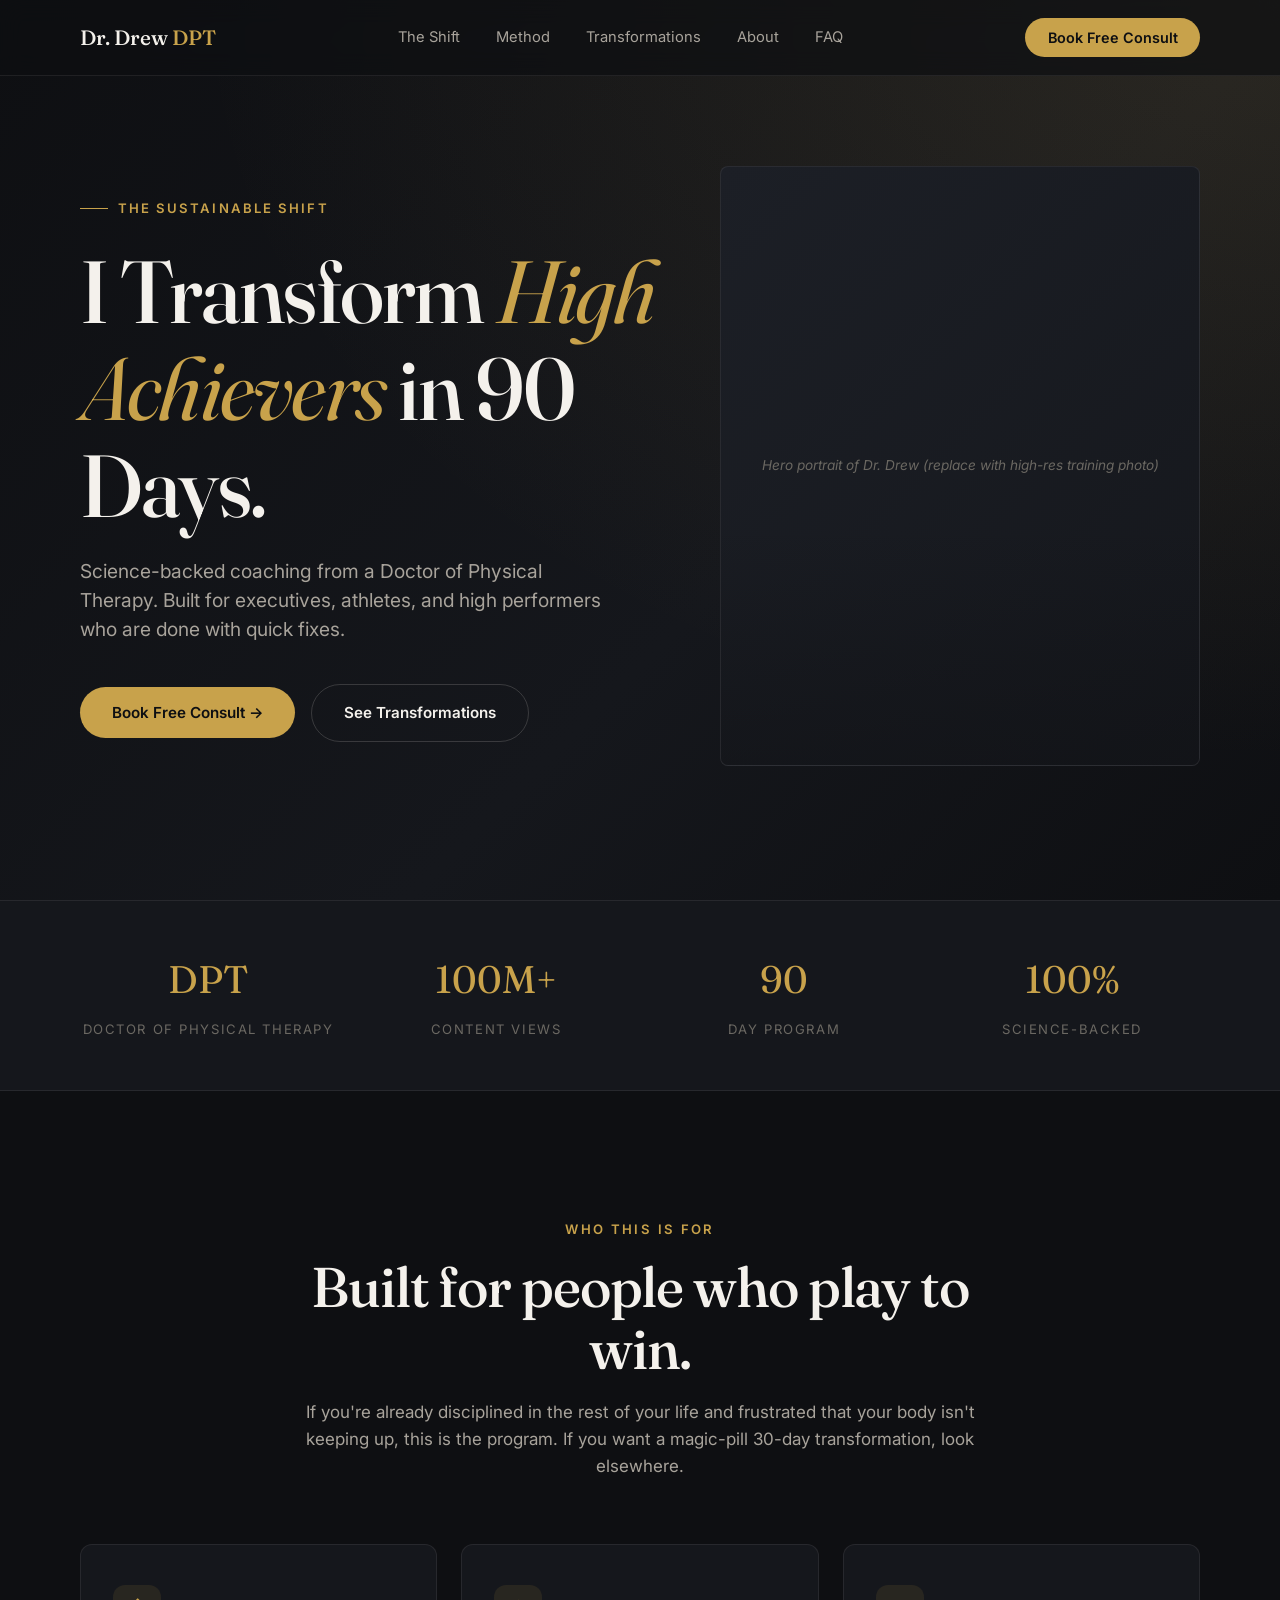
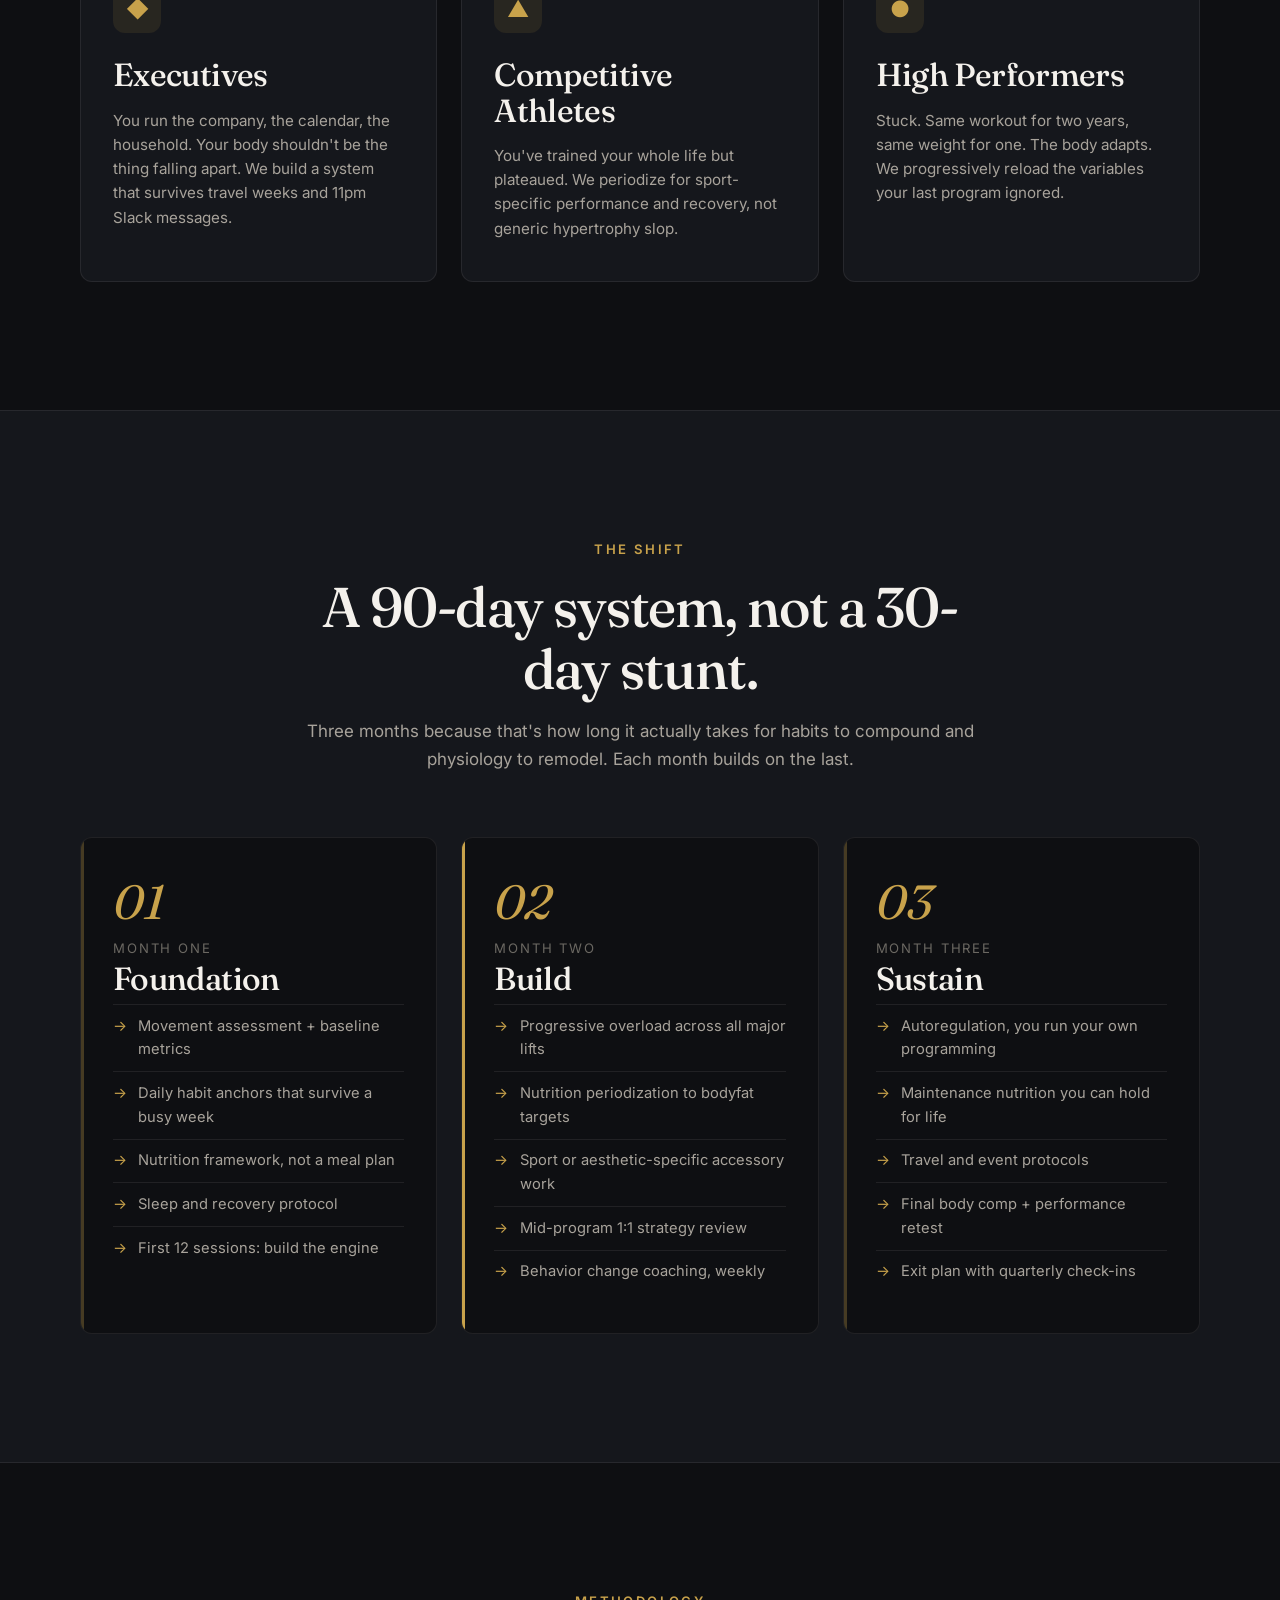
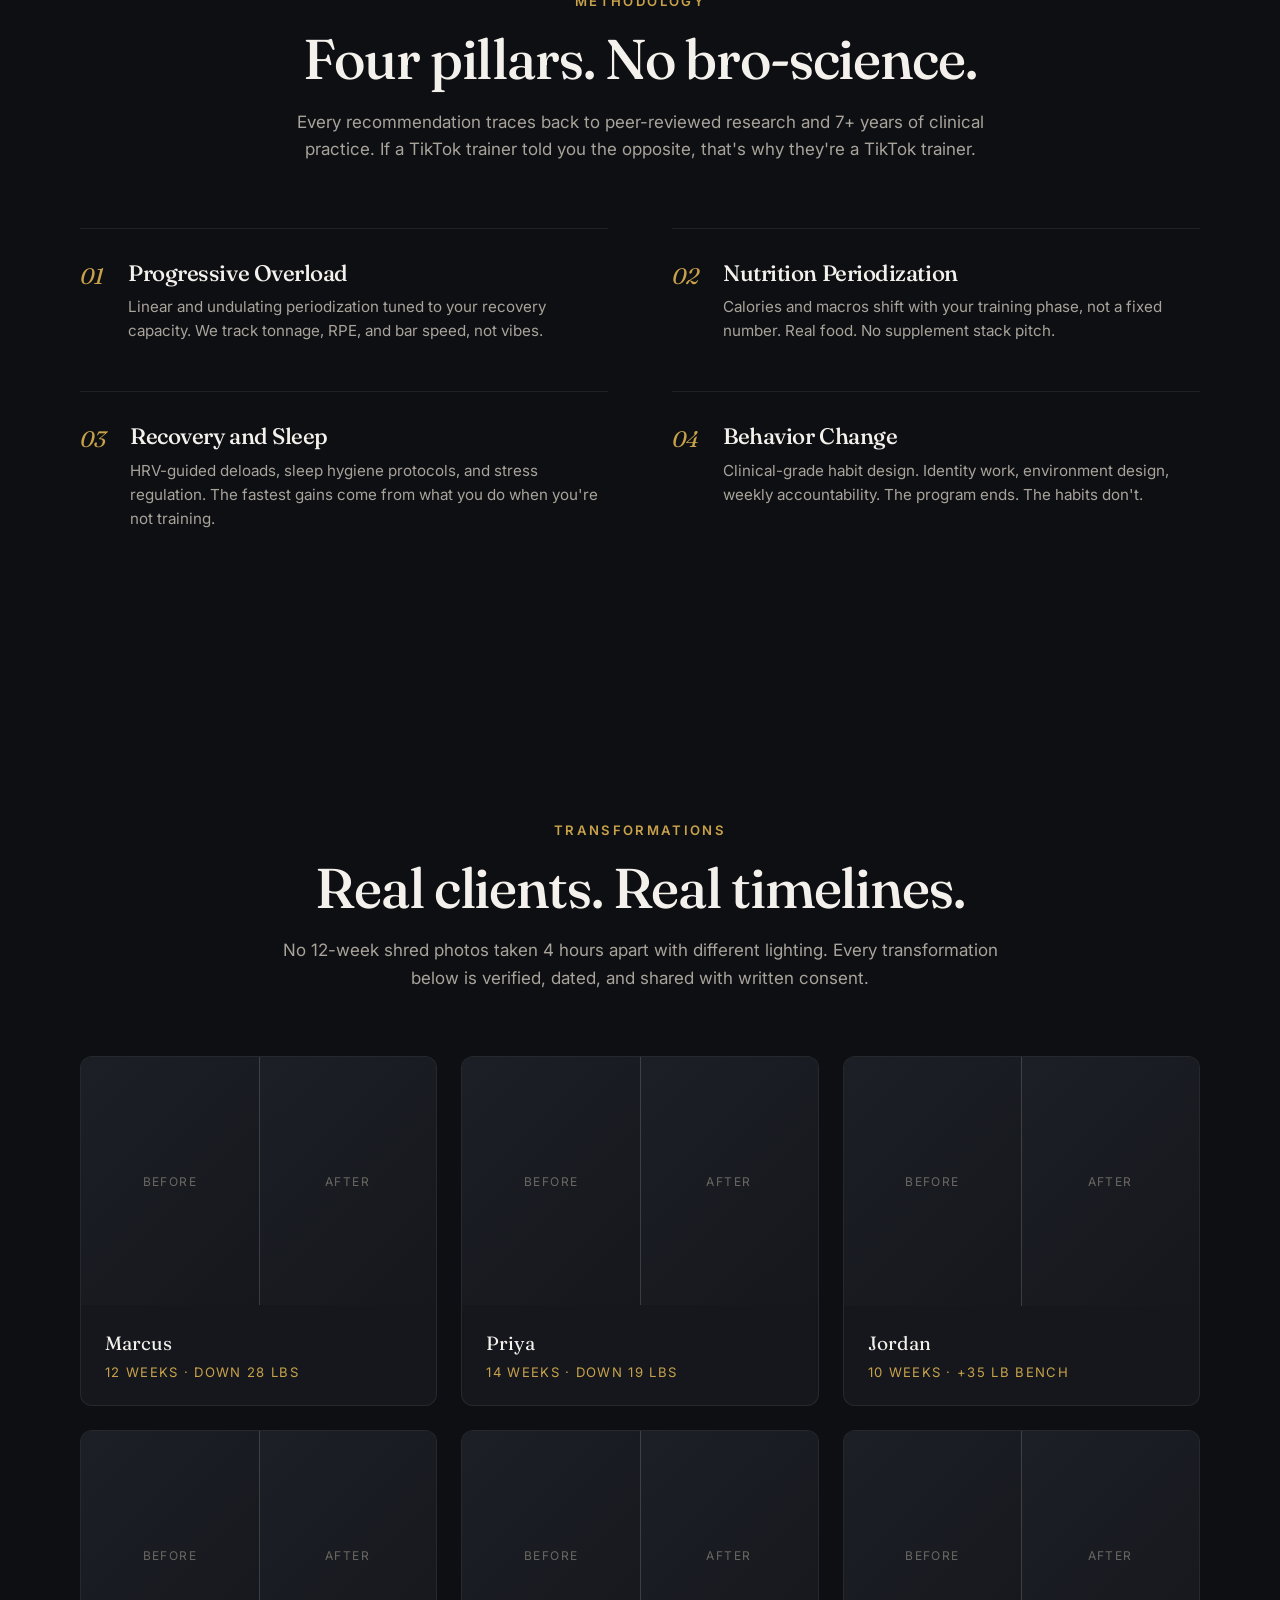
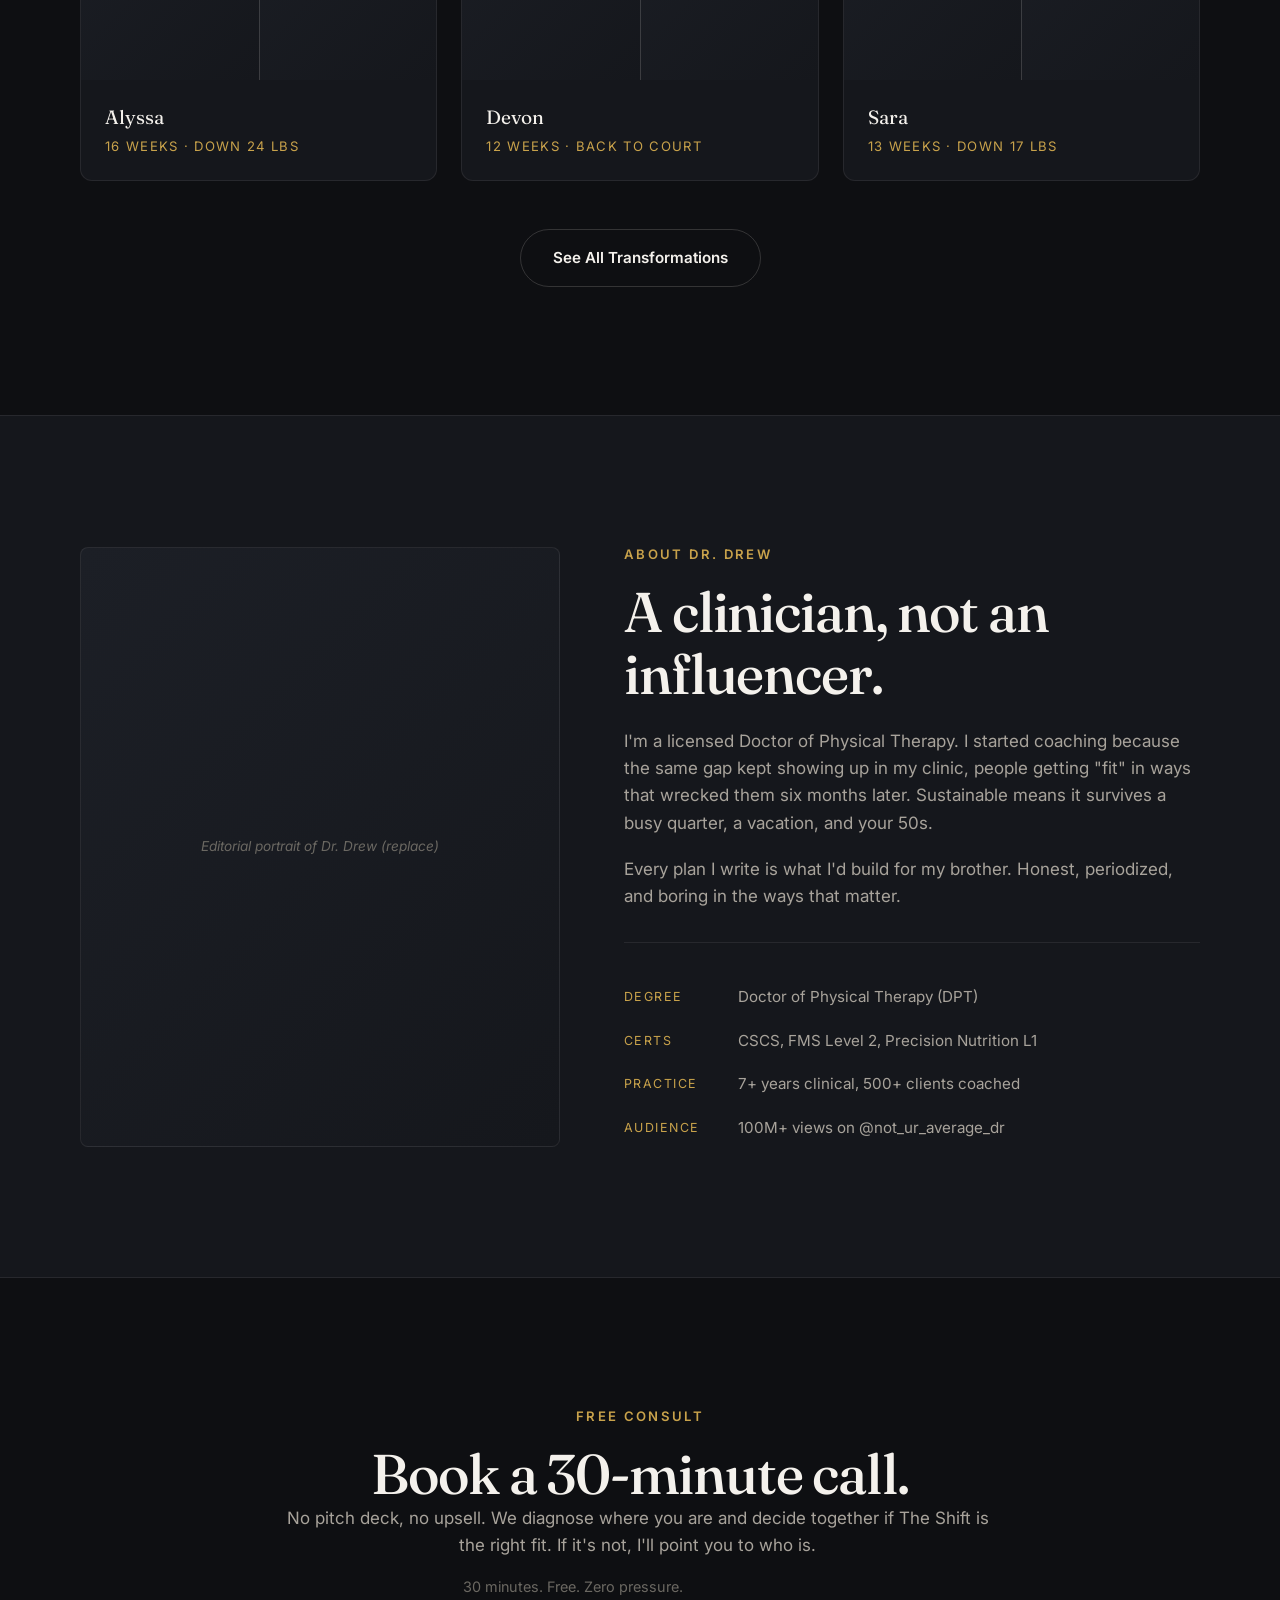
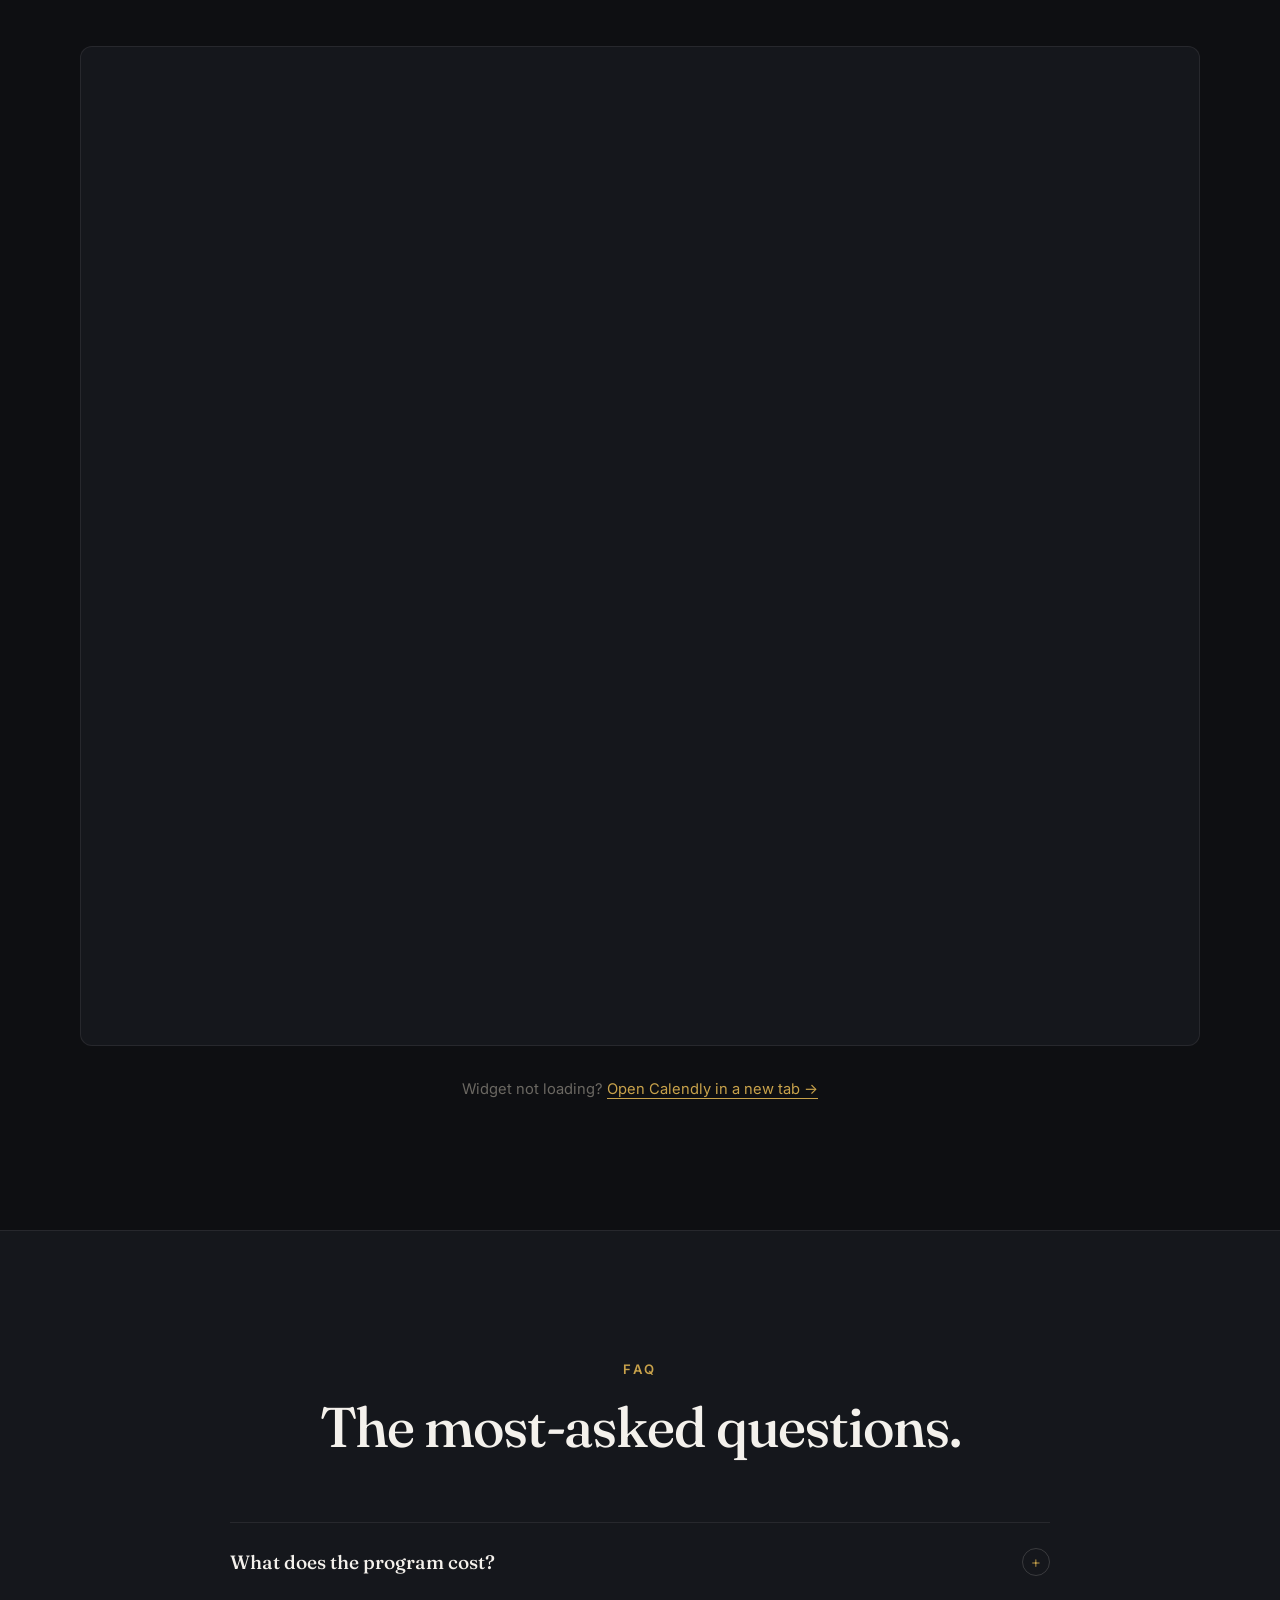
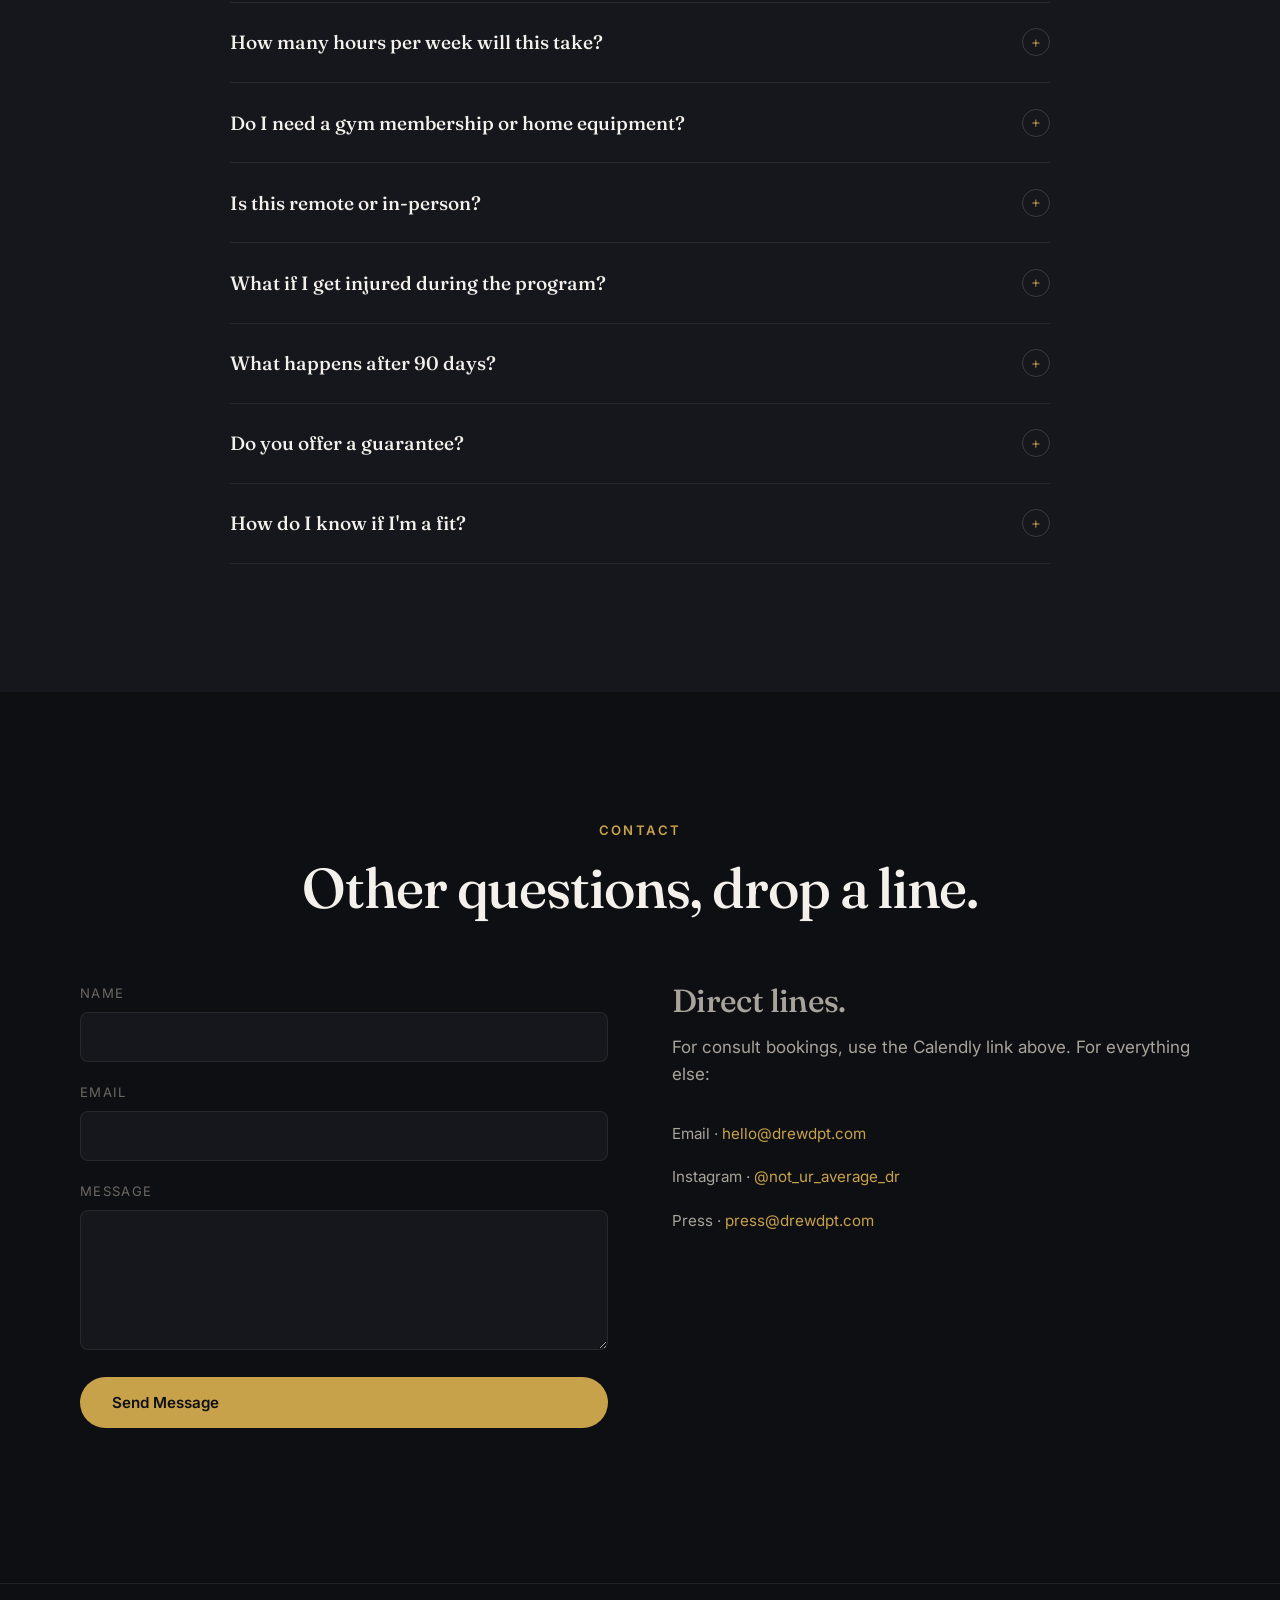
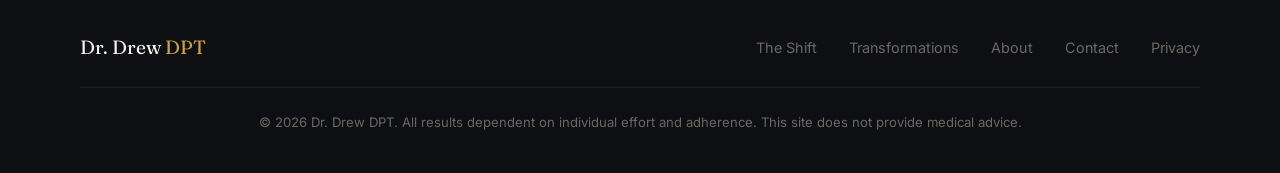
<file: site/index.html>
<!DOCTYPE html>
<html lang="en">
<head>
<meta charset="UTF-8">
<meta name="viewport" content="width=device-width, initial-scale=1.0">
<title>Dr. Drew DPT | The Sustainable Shift, 90-Day Transformation for High Achievers</title>
<meta name="description" content="Science-backed 90-day transformation coaching from a Doctor of Physical Therapy. For executives, athletes, and high performers ready to build a sustainable body.">
<meta name="robots" content="index, follow">
<link rel="canonical" href="https://drew-preview.d1fpc3.com/">

<meta property="og:type" content="website">
<meta property="og:title" content="Dr. Drew DPT | The Sustainable Shift">
<meta property="og:description" content="Science-backed 90-day transformation coaching from a Doctor of Physical Therapy.">
<meta property="og:url" content="https://drew-preview.d1fpc3.com/">
<meta property="og:image" content="https://drew-preview.d1fpc3.com/assets/img/og.jpg">

<meta name="twitter:card" content="summary_large_image">
<meta name="twitter:title" content="Dr. Drew DPT | The Sustainable Shift">
<meta name="twitter:description" content="Science-backed 90-day transformation coaching from a Doctor of Physical Therapy.">

<link rel="preconnect" href="https://fonts.googleapis.com">
<link rel="preconnect" href="https://fonts.gstatic.com" crossorigin>
<link href="https://fonts.googleapis.com/css2?family=Fraunces:ital,opsz,wght@0,9..144,400;0,9..144,500;0,9..144,600;1,9..144,400;1,9..144,500&family=Inter:wght@400;500;600;700&display=swap" rel="stylesheet">

<link rel="stylesheet" href="assets/css/styles.css">

<link rel="stylesheet" href="https://assets.calendly.com/assets/external/widget.css">

<script type="application/ld+json">
{
  "@context": "https://schema.org",
  "@type": "HealthAndBeautyBusiness",
  "name": "Dr. Drew DPT, The Sustainable Shift",
  "url": "https://drew-preview.d1fpc3.com/",
  "image": "https://drew-preview.d1fpc3.com/assets/img/og.jpg",
  "description": "90-day science-backed transformation coaching from a Doctor of Physical Therapy.",
  "areaServed": ["United States", "Remote"],
  "priceRange": "$$$",
  "founder": {
    "@type": "Person",
    "name": "Dr. Drew",
    "jobTitle": "Doctor of Physical Therapy",
    "sameAs": "https://www.instagram.com/not_ur_average_dr/"
  }
}
</script>
</head>
<body>

<!-- NAV -->
<nav class="nav" id="nav">
  <div class="container nav-inner">
    <a href="/" class="nav-brand">Dr. Drew <span class="accent">DPT</span></a>
    <div class="nav-links">
      <a href="#program">The Shift</a>
      <a href="#method">Method</a>
      <a href="#transformations">Transformations</a>
      <a href="#about">About</a>
      <a href="#faq">FAQ</a>
    </div>
    <button class="nav-cta" data-calendly-popup>Book Free Consult</button>
    <button class="nav-toggle" aria-label="Menu"><span></span><span></span><span></span></button>
  </div>
</nav>

<!-- HERO -->
<section class="hero" id="hero">
  <div class="hero-bg"></div>
  <div class="container hero-grid">
    <div class="reveal">
      <span class="hero-eyebrow">The Sustainable Shift</span>
      <h1>I Transform <em>High Achievers</em> in 90 Days.</h1>
      <p class="hero-sub">Science-backed coaching from a Doctor of Physical Therapy. Built for executives, athletes, and high performers who are done with quick fixes.</p>
      <div class="hero-cta-row">
        <button class="btn btn-primary" data-calendly-popup>Book Free Consult →</button>
        <a class="btn btn-secondary" href="#transformations">See Transformations</a>
      </div>
    </div>
    <div class="hero-portrait reveal">
      <div class="hero-portrait-placeholder">Hero portrait of Dr. Drew (replace with high-res training photo)</div>
    </div>
  </div>
</section>

<!-- TRUST -->
<section class="trust">
  <div class="container">
    <div class="trust-grid">
      <div class="trust-stat"><span class="num">DPT</span><span class="label">Doctor of Physical Therapy</span></div>
      <div class="trust-stat"><span class="num">100M+</span><span class="label">Content Views</span></div>
      <div class="trust-stat"><span class="num">90</span><span class="label">Day Program</span></div>
      <div class="trust-stat"><span class="num">100%</span><span class="label">Science-Backed</span></div>
    </div>
  </div>
</section>

<!-- WHO -->
<section id="who">
  <div class="container">
    <div class="section-head reveal">
      <span class="section-eyebrow">Who This Is For</span>
      <h2>Built for people who play to win.</h2>
      <p>If you're already disciplined in the rest of your life and frustrated that your body isn't keeping up, this is the program. If you want a magic-pill 30-day transformation, look elsewhere.</p>
    </div>
    <div class="who-grid">
      <div class="who-card reveal">
        <div class="who-icon">◆</div>
        <h3>Executives</h3>
        <p>You run the company, the calendar, the household. Your body shouldn't be the thing falling apart. We build a system that survives travel weeks and 11pm Slack messages.</p>
      </div>
      <div class="who-card reveal">
        <div class="who-icon">▲</div>
        <h3>Competitive Athletes</h3>
        <p>You've trained your whole life but plateaued. We periodize for sport-specific performance and recovery, not generic hypertrophy slop.</p>
      </div>
      <div class="who-card reveal">
        <div class="who-icon">●</div>
        <h3>High Performers</h3>
        <p>Stuck. Same workout for two years, same weight for one. The body adapts. We progressively reload the variables your last program ignored.</p>
      </div>
    </div>
  </div>
</section>

<!-- PROGRAM -->
<section id="program" class="program">
  <div class="container">
    <div class="section-head reveal">
      <span class="section-eyebrow">The Shift</span>
      <h2>A 90-day system, not a 30-day stunt.</h2>
      <p>Three months because that's how long it actually takes for habits to compound and physiology to remodel. Each month builds on the last.</p>
    </div>
    <div class="program-grid">
      <div class="program-card reveal">
        <div class="program-num">01</div>
        <span class="stage">Month One</span>
        <h3>Foundation</h3>
        <ul>
          <li>Movement assessment + baseline metrics</li>
          <li>Daily habit anchors that survive a busy week</li>
          <li>Nutrition framework, not a meal plan</li>
          <li>Sleep and recovery protocol</li>
          <li>First 12 sessions: build the engine</li>
        </ul>
      </div>
      <div class="program-card featured reveal">
        <div class="program-num">02</div>
        <span class="stage">Month Two</span>
        <h3>Build</h3>
        <ul>
          <li>Progressive overload across all major lifts</li>
          <li>Nutrition periodization to bodyfat targets</li>
          <li>Sport or aesthetic-specific accessory work</li>
          <li>Mid-program 1:1 strategy review</li>
          <li>Behavior change coaching, weekly</li>
        </ul>
      </div>
      <div class="program-card reveal">
        <div class="program-num">03</div>
        <span class="stage">Month Three</span>
        <h3>Sustain</h3>
        <ul>
          <li>Autoregulation, you run your own programming</li>
          <li>Maintenance nutrition you can hold for life</li>
          <li>Travel and event protocols</li>
          <li>Final body comp + performance retest</li>
          <li>Exit plan with quarterly check-ins</li>
        </ul>
      </div>
    </div>
  </div>
</section>

<!-- METHOD -->
<section id="method">
  <div class="container">
    <div class="section-head reveal">
      <span class="section-eyebrow">Methodology</span>
      <h2>Four pillars. No bro-science.</h2>
      <p>Every recommendation traces back to peer-reviewed research and 7+ years of clinical practice. If a TikTok trainer told you the opposite, that's why they're a TikTok trainer.</p>
    </div>
    <div class="method-grid">
      <div class="method-item reveal">
        <div class="method-num">01</div>
        <div>
          <h3>Progressive Overload</h3>
          <p>Linear and undulating periodization tuned to your recovery capacity. We track tonnage, RPE, and bar speed, not vibes.</p>
        </div>
      </div>
      <div class="method-item reveal">
        <div class="method-num">02</div>
        <div>
          <h3>Nutrition Periodization</h3>
          <p>Calories and macros shift with your training phase, not a fixed number. Real food. No supplement stack pitch.</p>
        </div>
      </div>
      <div class="method-item reveal">
        <div class="method-num">03</div>
        <div>
          <h3>Recovery and Sleep</h3>
          <p>HRV-guided deloads, sleep hygiene protocols, and stress regulation. The fastest gains come from what you do when you're not training.</p>
        </div>
      </div>
      <div class="method-item reveal">
        <div class="method-num">04</div>
        <div>
          <h3>Behavior Change</h3>
          <p>Clinical-grade habit design. Identity work, environment design, weekly accountability. The program ends. The habits don't.</p>
        </div>
      </div>
    </div>
  </div>
</section>

<!-- TRANSFORMATIONS -->
<section id="transformations">
  <div class="container">
    <div class="section-head reveal">
      <span class="section-eyebrow">Transformations</span>
      <h2>Real clients. Real timelines.</h2>
      <p>No 12-week shred photos taken 4 hours apart with different lighting. Every transformation below is verified, dated, and shared with written consent.</p>
    </div>
    <div class="trans-grid">
      <article class="trans-card reveal" data-trans="0">
        <div class="trans-imgs"><div>Before</div><div>After</div></div>
        <div class="trans-meta"><div class="name">Marcus</div><div class="weeks">12 Weeks · Down 28 lbs</div></div>
      </article>
      <article class="trans-card reveal" data-trans="1">
        <div class="trans-imgs"><div>Before</div><div>After</div></div>
        <div class="trans-meta"><div class="name">Priya</div><div class="weeks">14 Weeks · Down 19 lbs</div></div>
      </article>
      <article class="trans-card reveal" data-trans="2">
        <div class="trans-imgs"><div>Before</div><div>After</div></div>
        <div class="trans-meta"><div class="name">Jordan</div><div class="weeks">10 Weeks · +35 lb Bench</div></div>
      </article>
      <article class="trans-card reveal" data-trans="3">
        <div class="trans-imgs"><div>Before</div><div>After</div></div>
        <div class="trans-meta"><div class="name">Alyssa</div><div class="weeks">16 Weeks · Down 24 lbs</div></div>
      </article>
      <article class="trans-card reveal" data-trans="4">
        <div class="trans-imgs"><div>Before</div><div>After</div></div>
        <div class="trans-meta"><div class="name">Devon</div><div class="weeks">12 Weeks · Back to Court</div></div>
      </article>
      <article class="trans-card reveal" data-trans="5">
        <div class="trans-imgs"><div>Before</div><div>After</div></div>
        <div class="trans-meta"><div class="name">Sara</div><div class="weeks">13 Weeks · Down 17 lbs</div></div>
      </article>
    </div>
    <div class="trans-cta"><a class="btn btn-secondary" href="transformations.html">See All Transformations</a></div>
  </div>
</section>

<!-- ABOUT -->
<section id="about" class="about">
  <div class="container about-grid">
    <div class="about-portrait reveal">
      <div class="hero-portrait-placeholder">Editorial portrait of Dr. Drew (replace)</div>
    </div>
    <div class="reveal">
      <span class="section-eyebrow">About Dr. Drew</span>
      <h2>A clinician, not an influencer.</h2>
      <p>I'm a licensed Doctor of Physical Therapy. I started coaching because the same gap kept showing up in my clinic, people getting "fit" in ways that wrecked them six months later. Sustainable means it survives a busy quarter, a vacation, and your 50s.</p>
      <p>Every plan I write is what I'd build for my brother. Honest, periodized, and boring in the ways that matter.</p>
      <ul class="credentials">
        <li><span>Degree</span><span>Doctor of Physical Therapy (DPT)</span></li>
        <li><span>Certs</span><span>CSCS, FMS Level 2, Precision Nutrition L1</span></li>
        <li><span>Practice</span><span>7+ years clinical, 500+ clients coached</span></li>
        <li><span>Audience</span><span>100M+ views on @not_ur_average_dr</span></li>
      </ul>
    </div>
  </div>
</section>

<!-- BOOKING -->
<section id="book">
  <div class="container">
    <div class="booking-head reveal">
      <span class="section-eyebrow">Free Consult</span>
      <h2>Book a 30-minute call.</h2>
      <p>No pitch deck, no upsell. We diagnose where you are and decide together if The Shift is the right fit. If it's not, I'll point you to who is.</p>
      <p class="micro">30 minutes. Free. Zero pressure.</p>
    </div>
    <div class="calendly-inline-widget"></div>
    <div class="calendly-fallback">
      Widget not loading? <a href="https://calendly.com/ruiza1112/fitness-strategy-session" target="_blank" rel="noopener">Open Calendly in a new tab →</a>
    </div>
  </div>
</section>

<!-- FAQ -->
<section id="faq" class="faq">
  <div class="container">
    <div class="section-head reveal">
      <span class="section-eyebrow">FAQ</span>
      <h2>The most-asked questions.</h2>
    </div>
    <div class="faq-list">
      <div class="faq-item">
        <button class="faq-q">What does the program cost?<span class="icon">+</span></button>
        <div class="faq-a"><p>Pricing is shared on the consult call so it's anchored to what you actually need. Single payment and split-payment options are available.</p></div>
      </div>
      <div class="faq-item">
        <button class="faq-q">How many hours per week will this take?<span class="icon">+</span></button>
        <div class="faq-a"><p>Training sessions run 45 to 75 minutes, four to five days a week. Nutrition tracking takes under five minutes a day once the system is set up. Total weekly time, around four to six hours.</p></div>
      </div>
      <div class="faq-item">
        <button class="faq-q">Do I need a gym membership or home equipment?<span class="icon">+</span></button>
        <div class="faq-a"><p>A full gym is ideal but not required. I program three tiers, full commercial gym, home barbell setup, and dumbbell-only travel block. Every session adapts to your equipment.</p></div>
      </div>
      <div class="faq-item">
        <button class="faq-q">Is this remote or in-person?<span class="icon">+</span></button>
        <div class="faq-a"><p>Remote-first. All programming, check-ins, and messaging happen in the client app. Local clients can add in-person sessions at my facility on request.</p></div>
      </div>
      <div class="faq-item">
        <button class="faq-q">What if I get injured during the program?<span class="icon">+</span></button>
        <div class="faq-a"><p>I'm a licensed DPT. Acute injuries get a same-week reassessment and a modified program. Chronic stuff gets a treatment plan or a referral to the right specialist.</p></div>
      </div>
      <div class="faq-item">
        <button class="faq-q">What happens after 90 days?<span class="icon">+</span></button>
        <div class="faq-a"><p>You exit with a 90-day maintenance plan and the skills to run your own programming. Optional quarterly check-ins are available for clients who want continued support.</p></div>
      </div>
      <div class="faq-item">
        <button class="faq-q">Do you offer a guarantee?<span class="icon">+</span></button>
        <div class="faq-a"><p>If you complete the program and don't see measurable change in body composition or performance, I'll refund the second half. Conditions are spelled out in the client agreement.</p></div>
      </div>
      <div class="faq-item">
        <button class="faq-q">How do I know if I'm a fit?<span class="icon">+</span></button>
        <div class="faq-a"><p>Book the free consult. We'll know in 30 minutes. If you're not a fit I'll tell you, and I'll point you to who is.</p></div>
      </div>
    </div>
  </div>
</section>

<!-- CONTACT -->
<section id="contact">
  <div class="container">
    <div class="section-head reveal">
      <span class="section-eyebrow">Contact</span>
      <h2>Other questions, drop a line.</h2>
    </div>
    <div class="contact-grid">
      <form class="contact-form reveal" id="contact-form" novalidate>
        <div>
          <label for="cf-name">Name</label>
          <input type="text" id="cf-name" name="name" required>
        </div>
        <div>
          <label for="cf-email">Email</label>
          <input type="email" id="cf-email" name="email" required>
        </div>
        <div>
          <label for="cf-msg">Message</label>
          <textarea id="cf-msg" name="message" required></textarea>
        </div>
        <input type="text" name="_gotcha" style="display:none" tabindex="-1" autocomplete="off">
        <button type="submit" class="btn btn-primary">Send Message</button>
        <div class="contact-status" id="contact-status" style="font-size:0.9rem;color:var(--text-muted);margin-top:0.5rem;"></div>
      </form>
      <div class="contact-info reveal">
        <h3>Direct lines.</h3>
        <p>For consult bookings, use the Calendly link above. For everything else:</p>
        <ul>
          <li>Email · <a href="mailto:hello@drewdpt.com">hello@drewdpt.com</a></li>
          <li>Instagram · <a href="https://www.instagram.com/not_ur_average_dr/" target="_blank" rel="noopener">@not_ur_average_dr</a></li>
          <li>Press · <a href="mailto:press@drewdpt.com">press@drewdpt.com</a></li>
        </ul>
      </div>
    </div>
  </div>
</section>

<!-- FOOTER -->
<footer class="footer">
  <div class="container">
    <div class="footer-grid">
      <div class="footer-brand">Dr. Drew <span style="color:var(--accent)">DPT</span></div>
      <div class="footer-links">
        <a href="program.html">The Shift</a>
        <a href="transformations.html">Transformations</a>
        <a href="about.html">About</a>
        <a href="contact.html">Contact</a>
        <a href="privacy.html">Privacy</a>
      </div>
    </div>
    <div class="footer-copy">© 2026 Dr. Drew DPT. All results dependent on individual effort and adherence. This site does not provide medical advice.</div>
  </div>
</footer>

<!-- FLOATING CTA -->
<button class="floating-cta" id="floating-cta" data-calendly-popup>Book Free Consult →</button>

<!-- TRANSFORMATION MODAL -->
<div class="modal-overlay" id="trans-modal" aria-hidden="true">
  <div class="modal-box">
    <button class="modal-close" aria-label="Close">×</button>
    <div class="modal-meta" id="trans-modal-meta"></div>
    <h3 id="trans-modal-name"></h3>
    <p id="trans-modal-story"></p>
  </div>
</div>

<script src="https://assets.calendly.com/assets/external/widget.js" async></script>
<script src="assets/js/main.js"></script>
<script src="assets/js/calendly.js"></script>

</body>
</html>
</file>
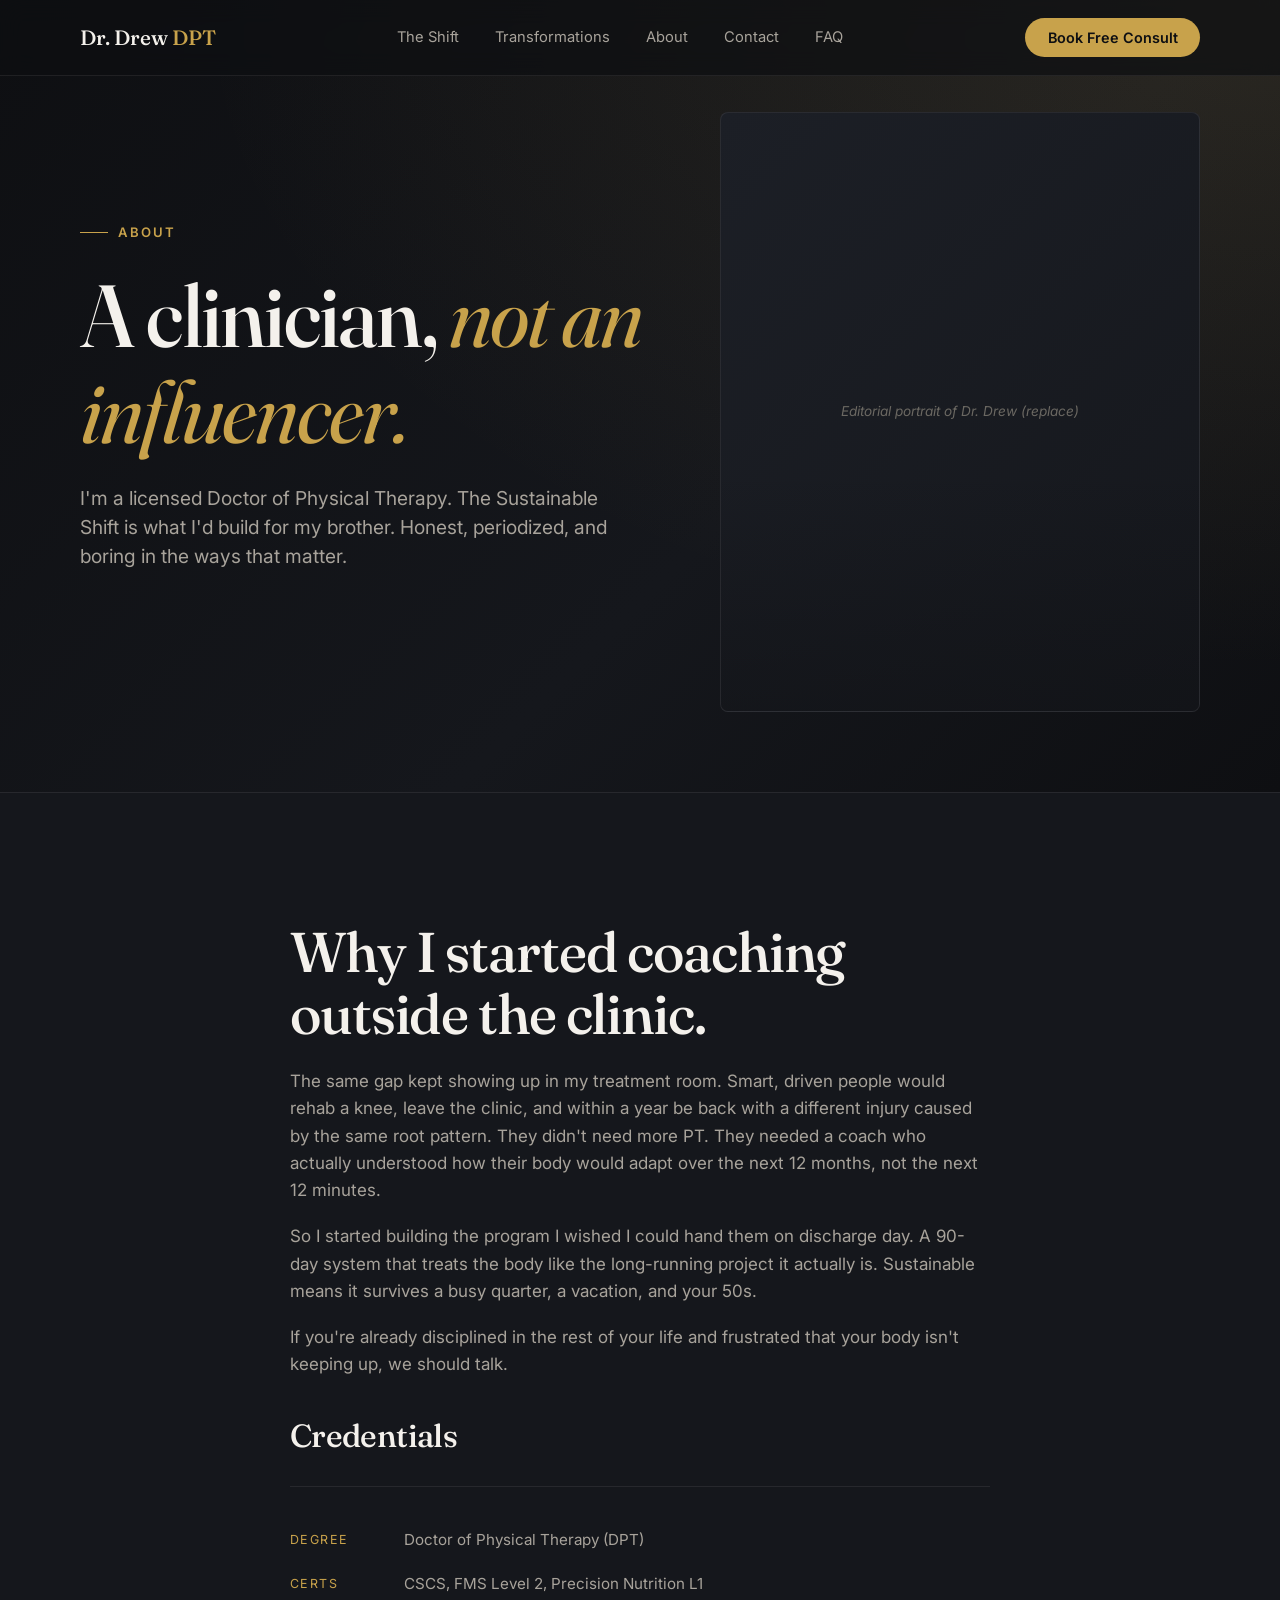
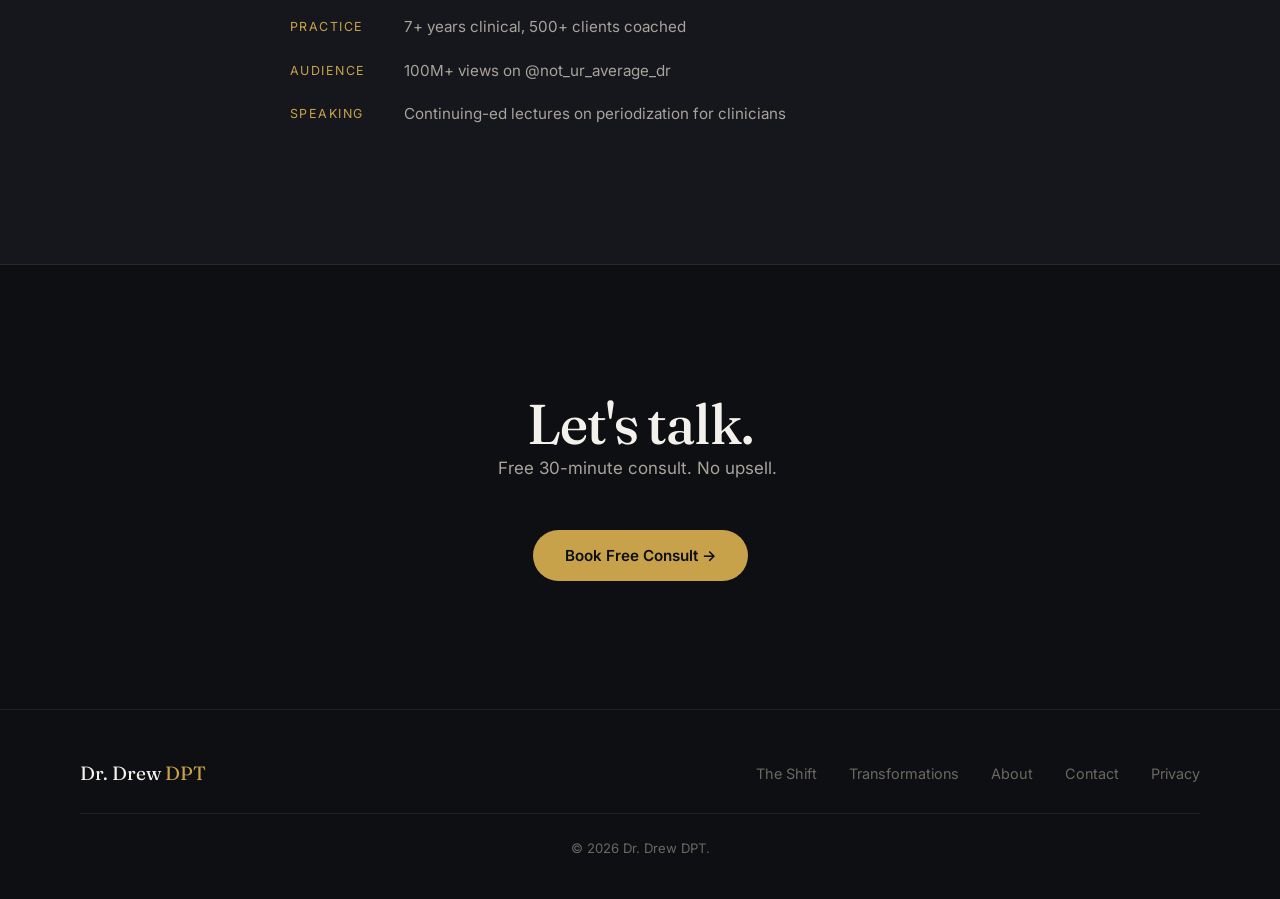
<file: site/about.html>
<!DOCTYPE html>
<html lang="en">
<head>
<meta charset="UTF-8">
<meta name="viewport" content="width=device-width, initial-scale=1.0">
<title>About Dr. Drew DPT</title>
<meta name="description" content="Doctor of Physical Therapy, founder of The Sustainable Shift. A clinician, not an influencer.">
<link rel="canonical" href="https://drew-preview.d1fpc3.com/about.html">
<link rel="preconnect" href="https://fonts.googleapis.com">
<link rel="preconnect" href="https://fonts.gstatic.com" crossorigin>
<link href="https://fonts.googleapis.com/css2?family=Fraunces:ital,opsz,wght@0,9..144,400;0,9..144,500;0,9..144,600;1,9..144,400;1,9..144,500&family=Inter:wght@400;500;600;700&display=swap" rel="stylesheet">
<link rel="stylesheet" href="assets/css/styles.css">
</head>
<body>

<nav class="nav" id="nav">
  <div class="container nav-inner">
    <a href="index.html" class="nav-brand">Dr. Drew <span class="accent">DPT</span></a>
    <div class="nav-links">
      <a href="program.html">The Shift</a>
      <a href="transformations.html">Transformations</a>
      <a href="about.html">About</a>
      <a href="contact.html">Contact</a>
      <a href="index.html#faq">FAQ</a>
    </div>
    <button class="nav-cta" data-calendly-popup>Book Free Consult</button>
  </div>
</nav>

<section class="hero" style="min-height:60vh">
  <div class="hero-bg"></div>
  <div class="container hero-grid">
    <div class="reveal">
      <span class="hero-eyebrow">About</span>
      <h1>A clinician, <em>not an influencer.</em></h1>
      <p class="hero-sub">I'm a licensed Doctor of Physical Therapy. The Sustainable Shift is what I'd build for my brother. Honest, periodized, and boring in the ways that matter.</p>
    </div>
    <div class="hero-portrait reveal"><div class="hero-portrait-placeholder">Editorial portrait of Dr. Drew (replace)</div></div>
  </div>
</section>

<section class="program">
  <div class="container" style="max-width:780px">
    <div class="reveal">
      <h2 style="margin-bottom:1.5rem">Why I started coaching outside the clinic.</h2>
      <p style="margin-bottom:1.2rem">The same gap kept showing up in my treatment room. Smart, driven people would rehab a knee, leave the clinic, and within a year be back with a different injury caused by the same root pattern. They didn't need more PT. They needed a coach who actually understood how their body would adapt over the next 12 months, not the next 12 minutes.</p>
      <p style="margin-bottom:1.2rem">So I started building the program I wished I could hand them on discharge day. A 90-day system that treats the body like the long-running project it actually is. Sustainable means it survives a busy quarter, a vacation, and your 50s.</p>
      <p style="margin-bottom:2.5rem">If you're already disciplined in the rest of your life and frustrated that your body isn't keeping up, we should talk.</p>
      <h3 style="margin-bottom:1rem">Credentials</h3>
      <ul class="credentials">
        <li><span>Degree</span><span>Doctor of Physical Therapy (DPT)</span></li>
        <li><span>Certs</span><span>CSCS, FMS Level 2, Precision Nutrition L1</span></li>
        <li><span>Practice</span><span>7+ years clinical, 500+ clients coached</span></li>
        <li><span>Audience</span><span>100M+ views on @not_ur_average_dr</span></li>
        <li><span>Speaking</span><span>Continuing-ed lectures on periodization for clinicians</span></li>
      </ul>
    </div>
  </div>
</section>

<section>
  <div class="container">
    <div class="booking-head reveal">
      <h2>Let's talk.</h2>
      <p>Free 30-minute consult. No upsell.</p>
    </div>
    <div style="text-align:center;margin-top:2rem"><button class="btn btn-primary" data-calendly-popup>Book Free Consult →</button></div>
  </div>
</section>

<footer class="footer">
  <div class="container">
    <div class="footer-grid">
      <div class="footer-brand">Dr. Drew <span style="color:var(--accent)">DPT</span></div>
      <div class="footer-links">
        <a href="program.html">The Shift</a>
        <a href="transformations.html">Transformations</a>
        <a href="about.html">About</a>
        <a href="contact.html">Contact</a>
        <a href="privacy.html">Privacy</a>
      </div>
    </div>
    <div class="footer-copy">© 2026 Dr. Drew DPT.</div>
  </div>
</footer>

<script src="https://assets.calendly.com/assets/external/widget.js" async></script>
<script src="assets/js/main.js"></script>
<script src="assets/js/calendly.js"></script>
</body>
</html>
</file>
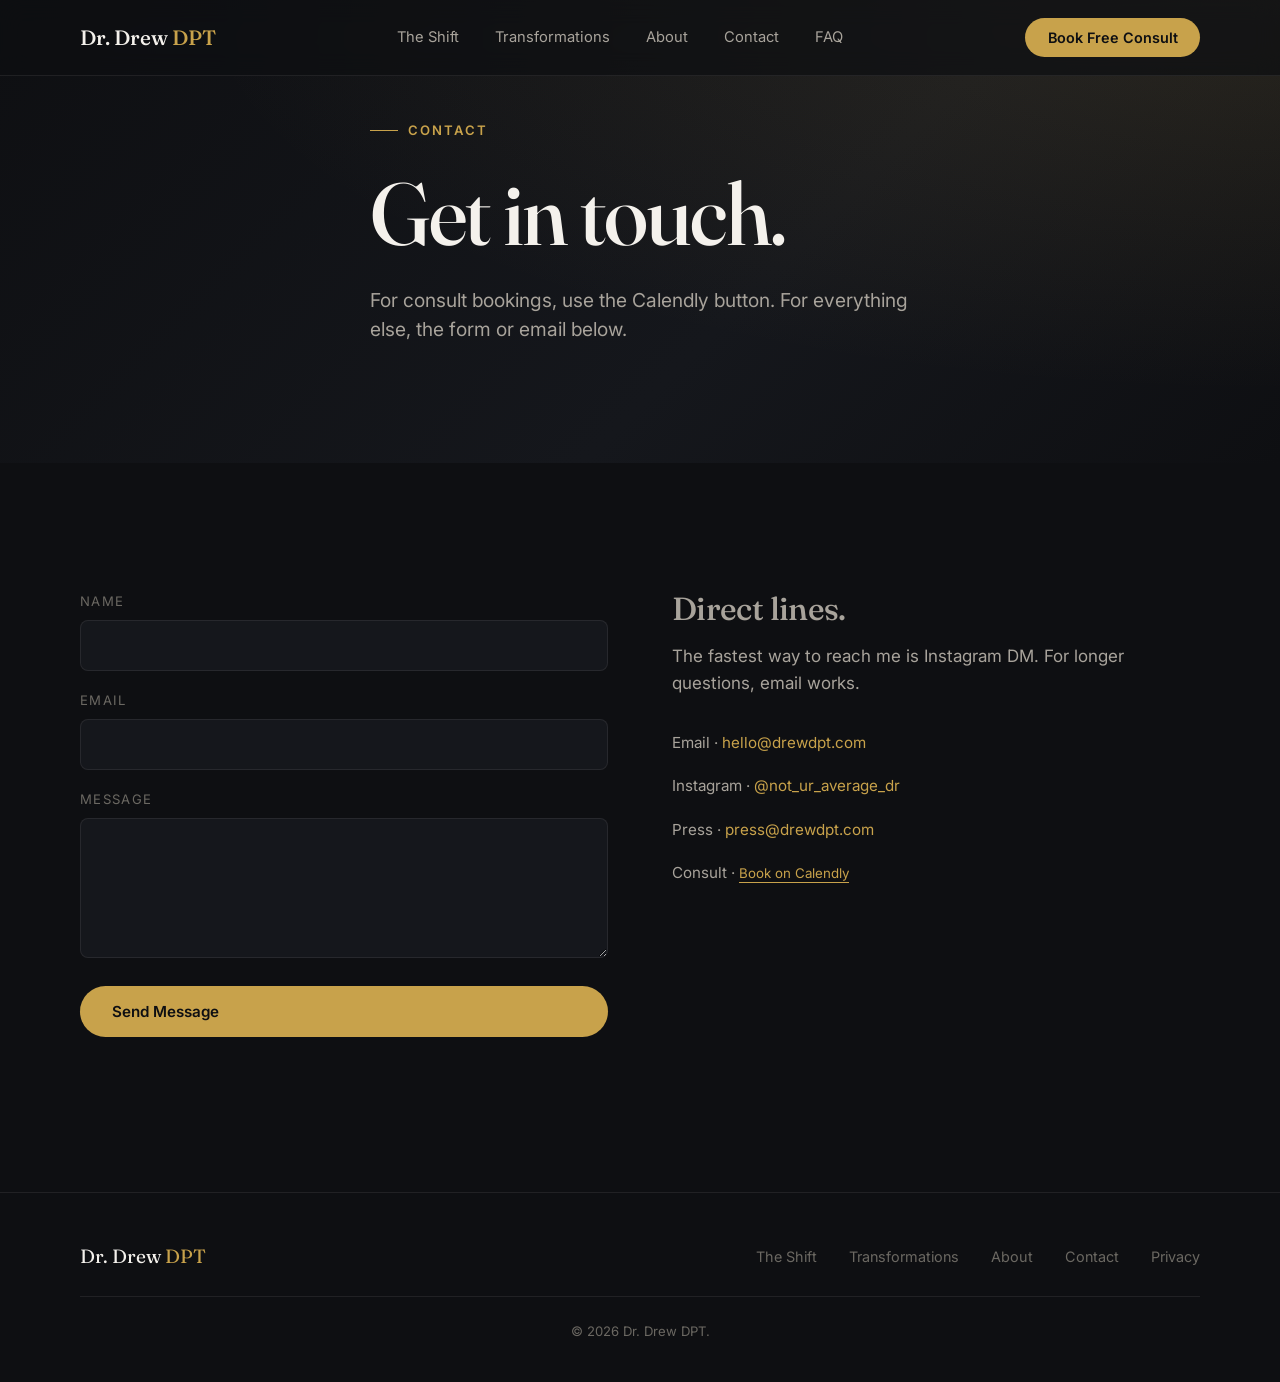
<file: site/contact.html>
<!DOCTYPE html>
<html lang="en">
<head>
<meta charset="UTF-8">
<meta name="viewport" content="width=device-width, initial-scale=1.0">
<title>Contact | Dr. Drew DPT</title>
<meta name="description" content="Get in touch with Dr. Drew DPT. Book a free consult, send a message, or reach out for press.">
<link rel="canonical" href="https://drew-preview.d1fpc3.com/contact.html">
<link rel="preconnect" href="https://fonts.googleapis.com">
<link rel="preconnect" href="https://fonts.gstatic.com" crossorigin>
<link href="https://fonts.googleapis.com/css2?family=Fraunces:ital,opsz,wght@0,9..144,400;0,9..144,500;0,9..144,600;1,9..144,400;1,9..144,500&family=Inter:wght@400;500;600;700&display=swap" rel="stylesheet">
<link rel="stylesheet" href="assets/css/styles.css">
</head>
<body>

<nav class="nav" id="nav">
  <div class="container nav-inner">
    <a href="index.html" class="nav-brand">Dr. Drew <span class="accent">DPT</span></a>
    <div class="nav-links">
      <a href="program.html">The Shift</a>
      <a href="transformations.html">Transformations</a>
      <a href="about.html">About</a>
      <a href="contact.html">Contact</a>
      <a href="index.html#faq">FAQ</a>
    </div>
    <button class="nav-cta" data-calendly-popup>Book Free Consult</button>
  </div>
</nav>

<section class="hero" style="min-height:50vh">
  <div class="hero-bg"></div>
  <div class="container">
    <div class="reveal" style="max-width:720px">
      <span class="hero-eyebrow">Contact</span>
      <h1>Get in touch.</h1>
      <p class="hero-sub">For consult bookings, use the Calendly button. For everything else, the form or email below.</p>
    </div>
  </div>
</section>

<section>
  <div class="container">
    <div class="contact-grid">
      <form class="contact-form reveal" id="contact-form" novalidate>
        <div><label for="cf-name">Name</label><input type="text" id="cf-name" name="name" required></div>
        <div><label for="cf-email">Email</label><input type="email" id="cf-email" name="email" required></div>
        <div><label for="cf-msg">Message</label><textarea id="cf-msg" name="message" required></textarea></div>
        <input type="text" name="_gotcha" style="display:none" tabindex="-1" autocomplete="off">
        <button type="submit" class="btn btn-primary">Send Message</button>
        <div class="contact-status" id="contact-status" style="font-size:0.9rem;color:var(--text-muted);margin-top:0.5rem;"></div>
      </form>
      <div class="contact-info reveal">
        <h3>Direct lines.</h3>
        <p>The fastest way to reach me is Instagram DM. For longer questions, email works.</p>
        <ul>
          <li>Email · <a href="mailto:hello@drewdpt.com">hello@drewdpt.com</a></li>
          <li>Instagram · <a href="https://www.instagram.com/not_ur_average_dr/" target="_blank" rel="noopener">@not_ur_average_dr</a></li>
          <li>Press · <a href="mailto:press@drewdpt.com">press@drewdpt.com</a></li>
          <li>Consult · <button data-calendly-popup style="color:var(--accent);text-decoration:underline;text-underline-offset:4px;cursor:pointer">Book on Calendly</button></li>
        </ul>
      </div>
    </div>
  </div>
</section>

<footer class="footer">
  <div class="container">
    <div class="footer-grid">
      <div class="footer-brand">Dr. Drew <span style="color:var(--accent)">DPT</span></div>
      <div class="footer-links">
        <a href="program.html">The Shift</a>
        <a href="transformations.html">Transformations</a>
        <a href="about.html">About</a>
        <a href="contact.html">Contact</a>
        <a href="privacy.html">Privacy</a>
      </div>
    </div>
    <div class="footer-copy">© 2026 Dr. Drew DPT.</div>
  </div>
</footer>

<script src="https://assets.calendly.com/assets/external/widget.js" async></script>
<script src="assets/js/main.js"></script>
<script src="assets/js/calendly.js"></script>
</body>
</html>
</file>
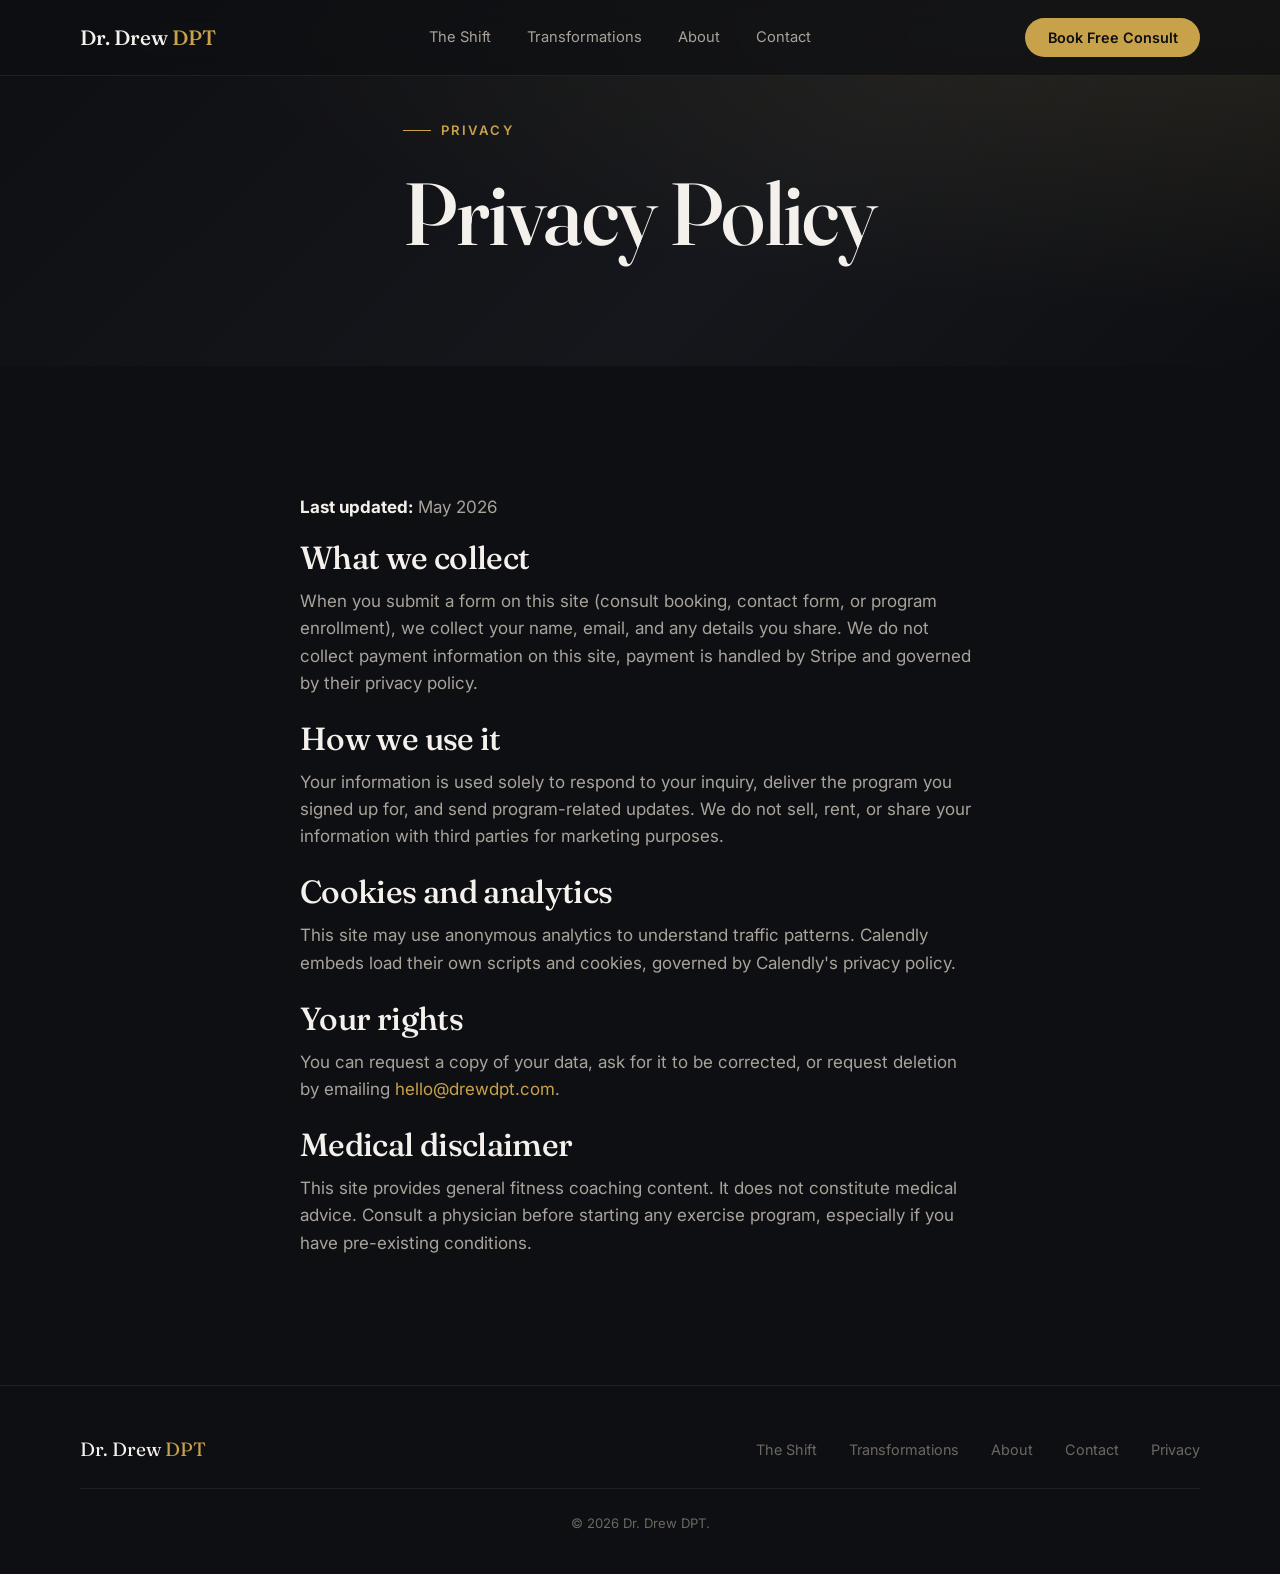
<file: site/privacy.html>
<!DOCTYPE html>
<html lang="en">
<head>
<meta charset="UTF-8">
<meta name="viewport" content="width=device-width, initial-scale=1.0">
<title>Privacy Policy | Dr. Drew DPT</title>
<meta name="description" content="Privacy policy for drewdpt.com and The Sustainable Shift program.">
<meta name="robots" content="noindex, follow">
<link rel="canonical" href="https://drew-preview.d1fpc3.com/privacy.html">
<link rel="preconnect" href="https://fonts.googleapis.com">
<link rel="preconnect" href="https://fonts.gstatic.com" crossorigin>
<link href="https://fonts.googleapis.com/css2?family=Fraunces:ital,opsz,wght@0,9..144,400;0,9..144,500;0,9..144,600;1,9..144,400;1,9..144,500&family=Inter:wght@400;500;600;700&display=swap" rel="stylesheet">
<link rel="stylesheet" href="assets/css/styles.css">
</head>
<body>

<nav class="nav" id="nav">
  <div class="container nav-inner">
    <a href="index.html" class="nav-brand">Dr. Drew <span class="accent">DPT</span></a>
    <div class="nav-links">
      <a href="program.html">The Shift</a>
      <a href="transformations.html">Transformations</a>
      <a href="about.html">About</a>
      <a href="contact.html">Contact</a>
    </div>
    <button class="nav-cta" data-calendly-popup>Book Free Consult</button>
  </div>
</nav>

<section class="hero" style="min-height:40vh">
  <div class="hero-bg"></div>
  <div class="container">
    <div class="reveal" style="max-width:720px">
      <span class="hero-eyebrow">Privacy</span>
      <h1>Privacy Policy</h1>
    </div>
  </div>
</section>

<section>
  <div class="container" style="max-width:760px">
    <div class="reveal">
      <p style="margin-bottom:1.2rem"><strong style="color:var(--text)">Last updated:</strong> May 2026</p>
      <h3 style="margin-bottom:0.8rem">What we collect</h3>
      <p style="margin-bottom:1.5rem">When you submit a form on this site (consult booking, contact form, or program enrollment), we collect your name, email, and any details you share. We do not collect payment information on this site, payment is handled by Stripe and governed by their privacy policy.</p>

      <h3 style="margin-bottom:0.8rem">How we use it</h3>
      <p style="margin-bottom:1.5rem">Your information is used solely to respond to your inquiry, deliver the program you signed up for, and send program-related updates. We do not sell, rent, or share your information with third parties for marketing purposes.</p>

      <h3 style="margin-bottom:0.8rem">Cookies and analytics</h3>
      <p style="margin-bottom:1.5rem">This site may use anonymous analytics to understand traffic patterns. Calendly embeds load their own scripts and cookies, governed by Calendly's privacy policy.</p>

      <h3 style="margin-bottom:0.8rem">Your rights</h3>
      <p style="margin-bottom:1.5rem">You can request a copy of your data, ask for it to be corrected, or request deletion by emailing <a href="mailto:hello@drewdpt.com" style="color:var(--accent)">hello@drewdpt.com</a>.</p>

      <h3 style="margin-bottom:0.8rem">Medical disclaimer</h3>
      <p>This site provides general fitness coaching content. It does not constitute medical advice. Consult a physician before starting any exercise program, especially if you have pre-existing conditions.</p>
    </div>
  </div>
</section>

<footer class="footer">
  <div class="container">
    <div class="footer-grid">
      <div class="footer-brand">Dr. Drew <span style="color:var(--accent)">DPT</span></div>
      <div class="footer-links">
        <a href="program.html">The Shift</a>
        <a href="transformations.html">Transformations</a>
        <a href="about.html">About</a>
        <a href="contact.html">Contact</a>
        <a href="privacy.html">Privacy</a>
      </div>
    </div>
    <div class="footer-copy">© 2026 Dr. Drew DPT.</div>
  </div>
</footer>

<script src="https://assets.calendly.com/assets/external/widget.js" async></script>
<script src="assets/js/main.js"></script>
<script src="assets/js/calendly.js"></script>
</body>
</html>
</file>
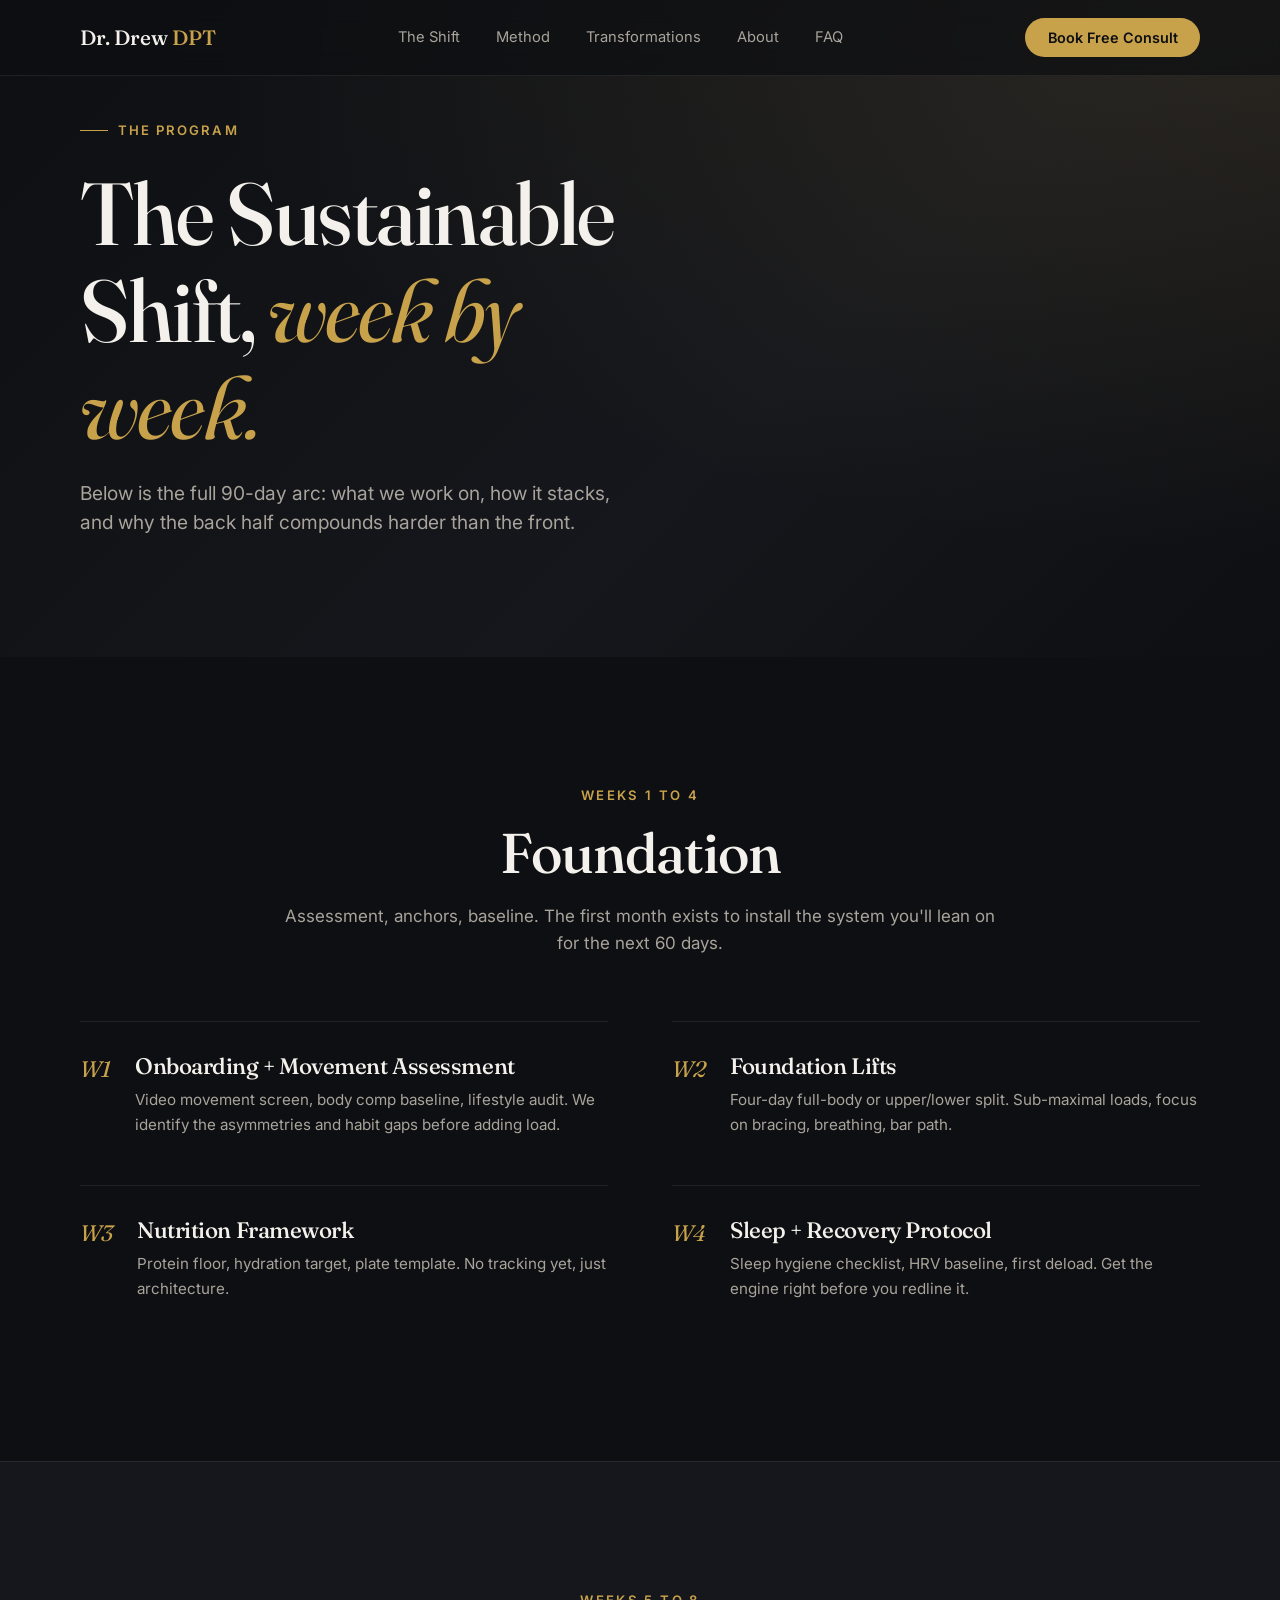
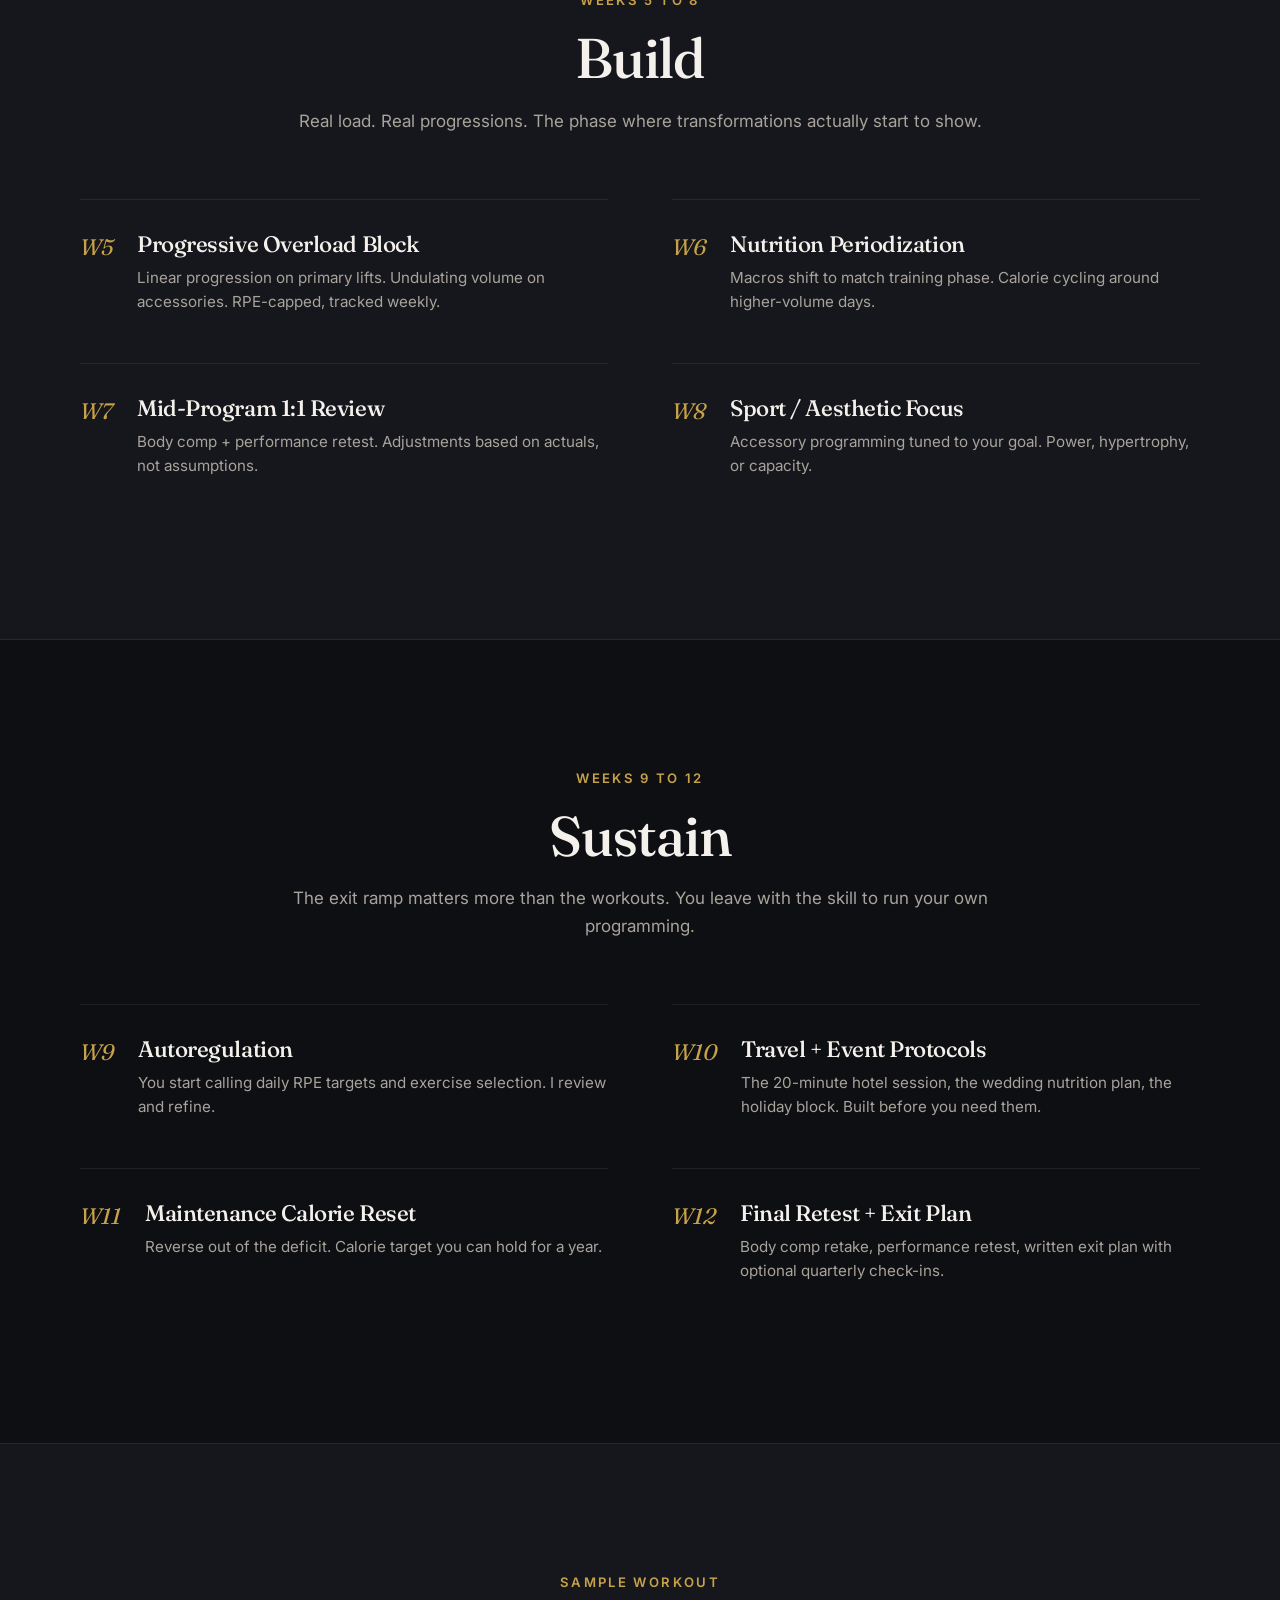
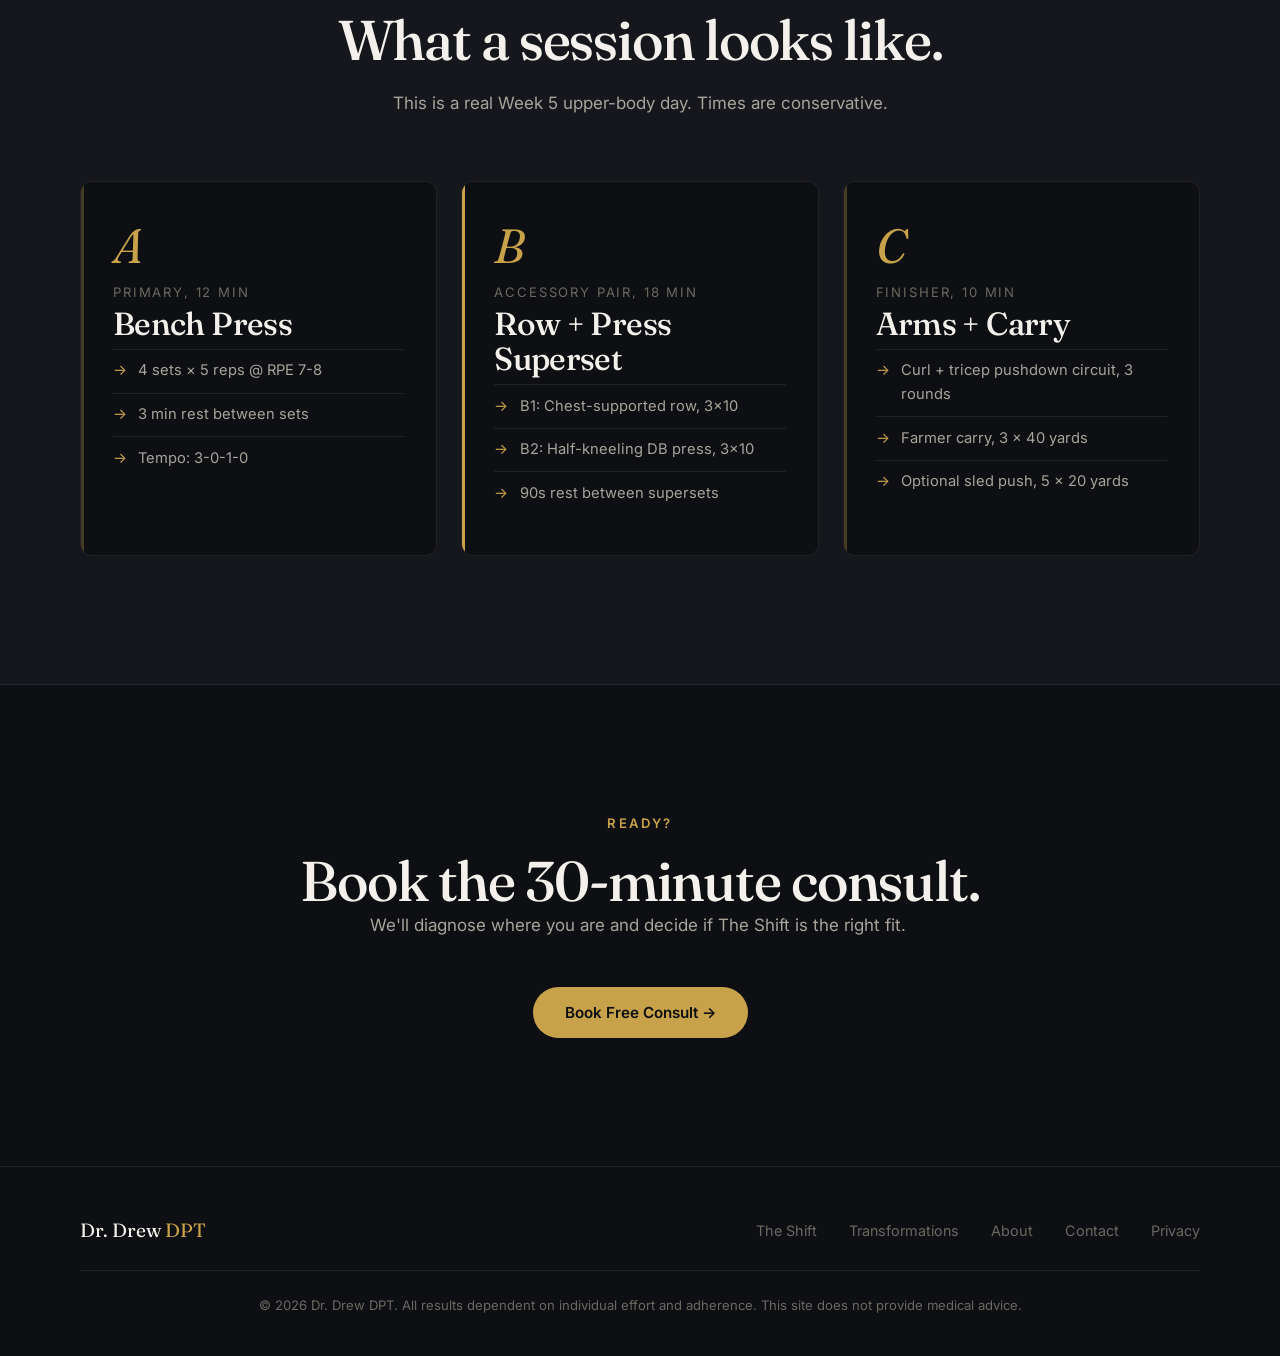
<file: site/program.html>
<!DOCTYPE html>
<html lang="en">
<head>
<meta charset="UTF-8">
<meta name="viewport" content="width=device-width, initial-scale=1.0">
<title>The Sustainable Shift, 90-Day Program | Dr. Drew DPT</title>
<meta name="description" content="A deep-dive into The Sustainable Shift, the 90-day science-backed transformation program built for high achievers.">
<link rel="canonical" href="https://drew-preview.d1fpc3.com/program.html">
<meta property="og:title" content="The Sustainable Shift, 90-Day Program">
<meta property="og:description" content="A 90-day science-backed transformation program for high achievers.">
<meta property="og:url" content="https://drew-preview.d1fpc3.com/program.html">
<link rel="preconnect" href="https://fonts.googleapis.com">
<link rel="preconnect" href="https://fonts.gstatic.com" crossorigin>
<link href="https://fonts.googleapis.com/css2?family=Fraunces:ital,opsz,wght@0,9..144,400;0,9..144,500;0,9..144,600;1,9..144,400;1,9..144,500&family=Inter:wght@400;500;600;700&display=swap" rel="stylesheet">
<link rel="stylesheet" href="assets/css/styles.css">
</head>
<body>

<nav class="nav" id="nav">
  <div class="container nav-inner">
    <a href="index.html" class="nav-brand">Dr. Drew <span class="accent">DPT</span></a>
    <div class="nav-links">
      <a href="index.html#program">The Shift</a>
      <a href="index.html#method">Method</a>
      <a href="transformations.html">Transformations</a>
      <a href="about.html">About</a>
      <a href="index.html#faq">FAQ</a>
    </div>
    <button class="nav-cta" data-calendly-popup>Book Free Consult</button>
  </div>
</nav>

<section class="hero" style="min-height:60vh">
  <div class="hero-bg"></div>
  <div class="container hero-grid">
    <div class="reveal">
      <span class="hero-eyebrow">The Program</span>
      <h1>The Sustainable Shift, <em>week by week.</em></h1>
      <p class="hero-sub">Below is the full 90-day arc: what we work on, how it stacks, and why the back half compounds harder than the front.</p>
    </div>
  </div>
</section>

<section>
  <div class="container">
    <div class="section-head reveal">
      <span class="section-eyebrow">Weeks 1 to 4</span>
      <h2>Foundation</h2>
      <p>Assessment, anchors, baseline. The first month exists to install the system you'll lean on for the next 60 days.</p>
    </div>
    <div class="method-grid">
      <div class="method-item reveal"><div class="method-num">W1</div><div><h3>Onboarding + Movement Assessment</h3><p>Video movement screen, body comp baseline, lifestyle audit. We identify the asymmetries and habit gaps before adding load.</p></div></div>
      <div class="method-item reveal"><div class="method-num">W2</div><div><h3>Foundation Lifts</h3><p>Four-day full-body or upper/lower split. Sub-maximal loads, focus on bracing, breathing, bar path.</p></div></div>
      <div class="method-item reveal"><div class="method-num">W3</div><div><h3>Nutrition Framework</h3><p>Protein floor, hydration target, plate template. No tracking yet, just architecture.</p></div></div>
      <div class="method-item reveal"><div class="method-num">W4</div><div><h3>Sleep + Recovery Protocol</h3><p>Sleep hygiene checklist, HRV baseline, first deload. Get the engine right before you redline it.</p></div></div>
    </div>
  </div>
</section>

<section class="program">
  <div class="container">
    <div class="section-head reveal">
      <span class="section-eyebrow">Weeks 5 to 8</span>
      <h2>Build</h2>
      <p>Real load. Real progressions. The phase where transformations actually start to show.</p>
    </div>
    <div class="method-grid">
      <div class="method-item reveal"><div class="method-num">W5</div><div><h3>Progressive Overload Block</h3><p>Linear progression on primary lifts. Undulating volume on accessories. RPE-capped, tracked weekly.</p></div></div>
      <div class="method-item reveal"><div class="method-num">W6</div><div><h3>Nutrition Periodization</h3><p>Macros shift to match training phase. Calorie cycling around higher-volume days.</p></div></div>
      <div class="method-item reveal"><div class="method-num">W7</div><div><h3>Mid-Program 1:1 Review</h3><p>Body comp + performance retest. Adjustments based on actuals, not assumptions.</p></div></div>
      <div class="method-item reveal"><div class="method-num">W8</div><div><h3>Sport / Aesthetic Focus</h3><p>Accessory programming tuned to your goal. Power, hypertrophy, or capacity.</p></div></div>
    </div>
  </div>
</section>

<section>
  <div class="container">
    <div class="section-head reveal">
      <span class="section-eyebrow">Weeks 9 to 12</span>
      <h2>Sustain</h2>
      <p>The exit ramp matters more than the workouts. You leave with the skill to run your own programming.</p>
    </div>
    <div class="method-grid">
      <div class="method-item reveal"><div class="method-num">W9</div><div><h3>Autoregulation</h3><p>You start calling daily RPE targets and exercise selection. I review and refine.</p></div></div>
      <div class="method-item reveal"><div class="method-num">W10</div><div><h3>Travel + Event Protocols</h3><p>The 20-minute hotel session, the wedding nutrition plan, the holiday block. Built before you need them.</p></div></div>
      <div class="method-item reveal"><div class="method-num">W11</div><div><h3>Maintenance Calorie Reset</h3><p>Reverse out of the deficit. Calorie target you can hold for a year.</p></div></div>
      <div class="method-item reveal"><div class="method-num">W12</div><div><h3>Final Retest + Exit Plan</h3><p>Body comp retake, performance retest, written exit plan with optional quarterly check-ins.</p></div></div>
    </div>
  </div>
</section>

<section class="program">
  <div class="container">
    <div class="section-head reveal">
      <span class="section-eyebrow">Sample Workout</span>
      <h2>What a session looks like.</h2>
      <p>This is a real Week 5 upper-body day. Times are conservative.</p>
    </div>
    <div class="program-grid">
      <div class="program-card reveal">
        <div class="program-num">A</div>
        <span class="stage">Primary, 12 min</span>
        <h3>Bench Press</h3>
        <ul>
          <li>4 sets × 5 reps @ RPE 7-8</li>
          <li>3 min rest between sets</li>
          <li>Tempo: 3-0-1-0</li>
        </ul>
      </div>
      <div class="program-card featured reveal">
        <div class="program-num">B</div>
        <span class="stage">Accessory pair, 18 min</span>
        <h3>Row + Press Superset</h3>
        <ul>
          <li>B1: Chest-supported row, 3×10</li>
          <li>B2: Half-kneeling DB press, 3×10</li>
          <li>90s rest between supersets</li>
        </ul>
      </div>
      <div class="program-card reveal">
        <div class="program-num">C</div>
        <span class="stage">Finisher, 10 min</span>
        <h3>Arms + Carry</h3>
        <ul>
          <li>Curl + tricep pushdown circuit, 3 rounds</li>
          <li>Farmer carry, 3 × 40 yards</li>
          <li>Optional sled push, 5 × 20 yards</li>
        </ul>
      </div>
    </div>
  </div>
</section>

<section>
  <div class="container">
    <div class="booking-head reveal">
      <span class="section-eyebrow">Ready?</span>
      <h2>Book the 30-minute consult.</h2>
      <p>We'll diagnose where you are and decide if The Shift is the right fit.</p>
    </div>
    <div style="text-align:center;margin-top:2rem"><button class="btn btn-primary" data-calendly-popup>Book Free Consult →</button></div>
  </div>
</section>

<footer class="footer">
  <div class="container">
    <div class="footer-grid">
      <div class="footer-brand">Dr. Drew <span style="color:var(--accent)">DPT</span></div>
      <div class="footer-links">
        <a href="program.html">The Shift</a>
        <a href="transformations.html">Transformations</a>
        <a href="about.html">About</a>
        <a href="contact.html">Contact</a>
        <a href="privacy.html">Privacy</a>
      </div>
    </div>
    <div class="footer-copy">© 2026 Dr. Drew DPT. All results dependent on individual effort and adherence. This site does not provide medical advice.</div>
  </div>
</footer>

<script src="https://assets.calendly.com/assets/external/widget.js" async></script>
<script src="assets/js/main.js"></script>
<script src="assets/js/calendly.js"></script>
</body>
</html>
</file>
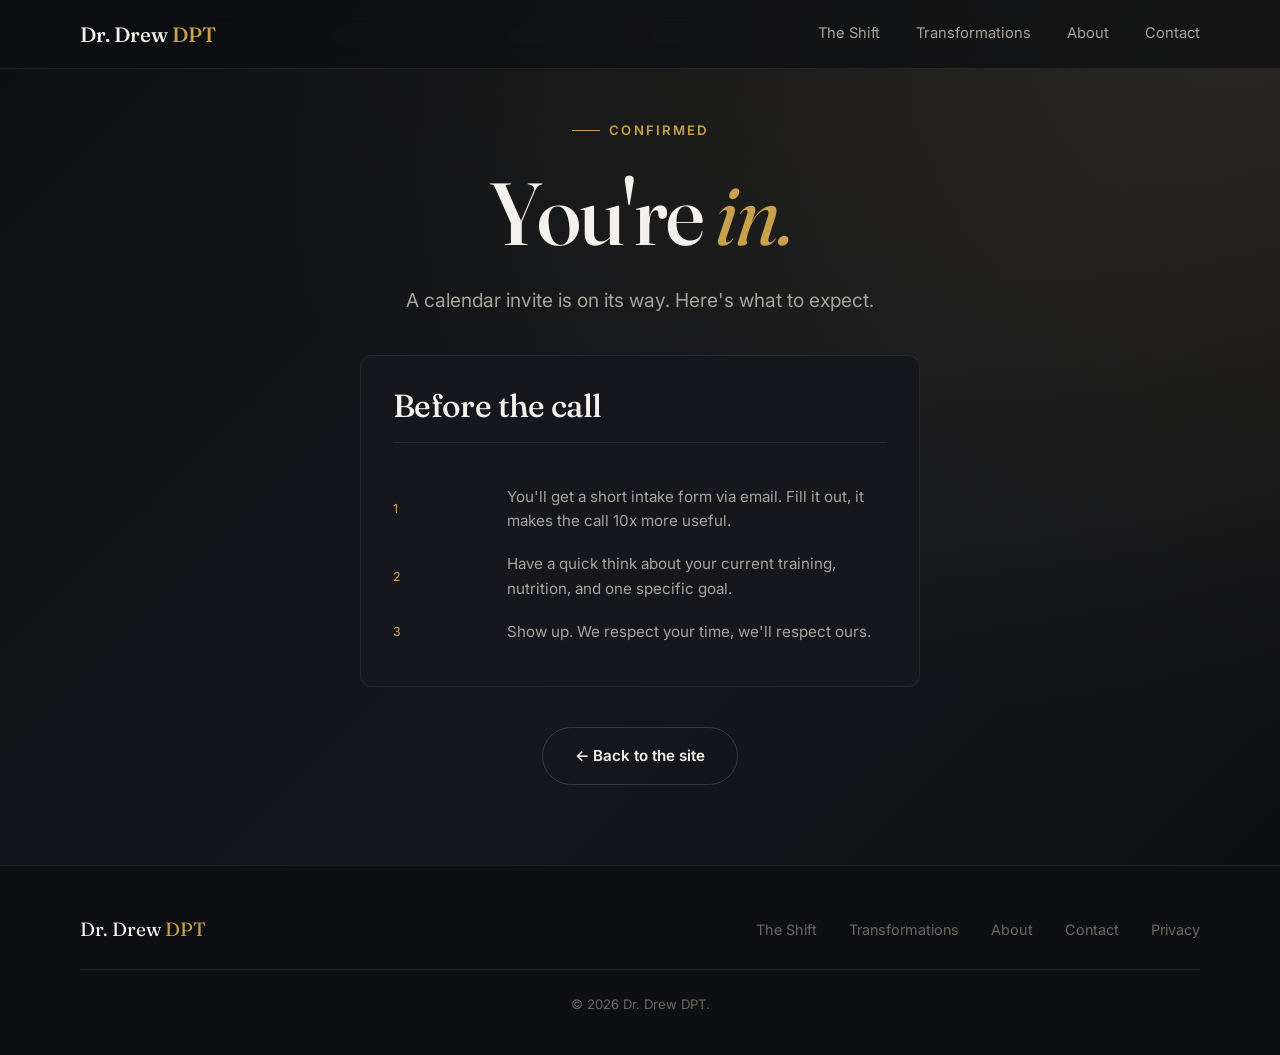
<file: site/thank-you.html>
<!DOCTYPE html>
<html lang="en">
<head>
<meta charset="UTF-8">
<meta name="viewport" content="width=device-width, initial-scale=1.0">
<title>You're Booked | Dr. Drew DPT</title>
<meta name="description" content="Consult confirmed. Here's what to expect next.">
<meta name="robots" content="noindex, follow">
<link rel="canonical" href="https://drew-preview.d1fpc3.com/thank-you.html">
<link rel="preconnect" href="https://fonts.googleapis.com">
<link rel="preconnect" href="https://fonts.gstatic.com" crossorigin>
<link href="https://fonts.googleapis.com/css2?family=Fraunces:ital,opsz,wght@0,9..144,400;0,9..144,500;0,9..144,600;1,9..144,400;1,9..144,500&family=Inter:wght@400;500;600;700&display=swap" rel="stylesheet">
<link rel="stylesheet" href="assets/css/styles.css">
</head>
<body>

<nav class="nav" id="nav">
  <div class="container nav-inner">
    <a href="index.html" class="nav-brand">Dr. Drew <span class="accent">DPT</span></a>
    <div class="nav-links">
      <a href="program.html">The Shift</a>
      <a href="transformations.html">Transformations</a>
      <a href="about.html">About</a>
      <a href="contact.html">Contact</a>
    </div>
  </div>
</nav>

<section class="hero" style="min-height:75vh">
  <div class="hero-bg"></div>
  <div class="container" style="max-width:780px;text-align:center;margin:0 auto">
    <div class="reveal">
      <span class="hero-eyebrow">Confirmed</span>
      <h1>You're <em>in.</em></h1>
      <p class="hero-sub" style="margin:0 auto 2.5rem">A calendar invite is on its way. Here's what to expect.</p>
      <div style="text-align:left;background:var(--bg-elev);border:1px solid var(--border);border-radius:12px;padding:2rem;max-width:560px;margin:0 auto 2.5rem">
        <h3 style="margin-bottom:1.2rem">Before the call</h3>
        <ul class="credentials" style="margin-top:0">
          <li><span>1</span><span>You'll get a short intake form via email. Fill it out, it makes the call 10x more useful.</span></li>
          <li><span>2</span><span>Have a quick think about your current training, nutrition, and one specific goal.</span></li>
          <li><span>3</span><span>Show up. We respect your time, we'll respect ours.</span></li>
        </ul>
      </div>
      <a class="btn btn-secondary" href="index.html">← Back to the site</a>
    </div>
  </div>
</section>

<footer class="footer">
  <div class="container">
    <div class="footer-grid">
      <div class="footer-brand">Dr. Drew <span style="color:var(--accent)">DPT</span></div>
      <div class="footer-links">
        <a href="program.html">The Shift</a>
        <a href="transformations.html">Transformations</a>
        <a href="about.html">About</a>
        <a href="contact.html">Contact</a>
        <a href="privacy.html">Privacy</a>
      </div>
    </div>
    <div class="footer-copy">© 2026 Dr. Drew DPT.</div>
  </div>
</footer>

<script src="assets/js/main.js"></script>
</body>
</html>
</file>
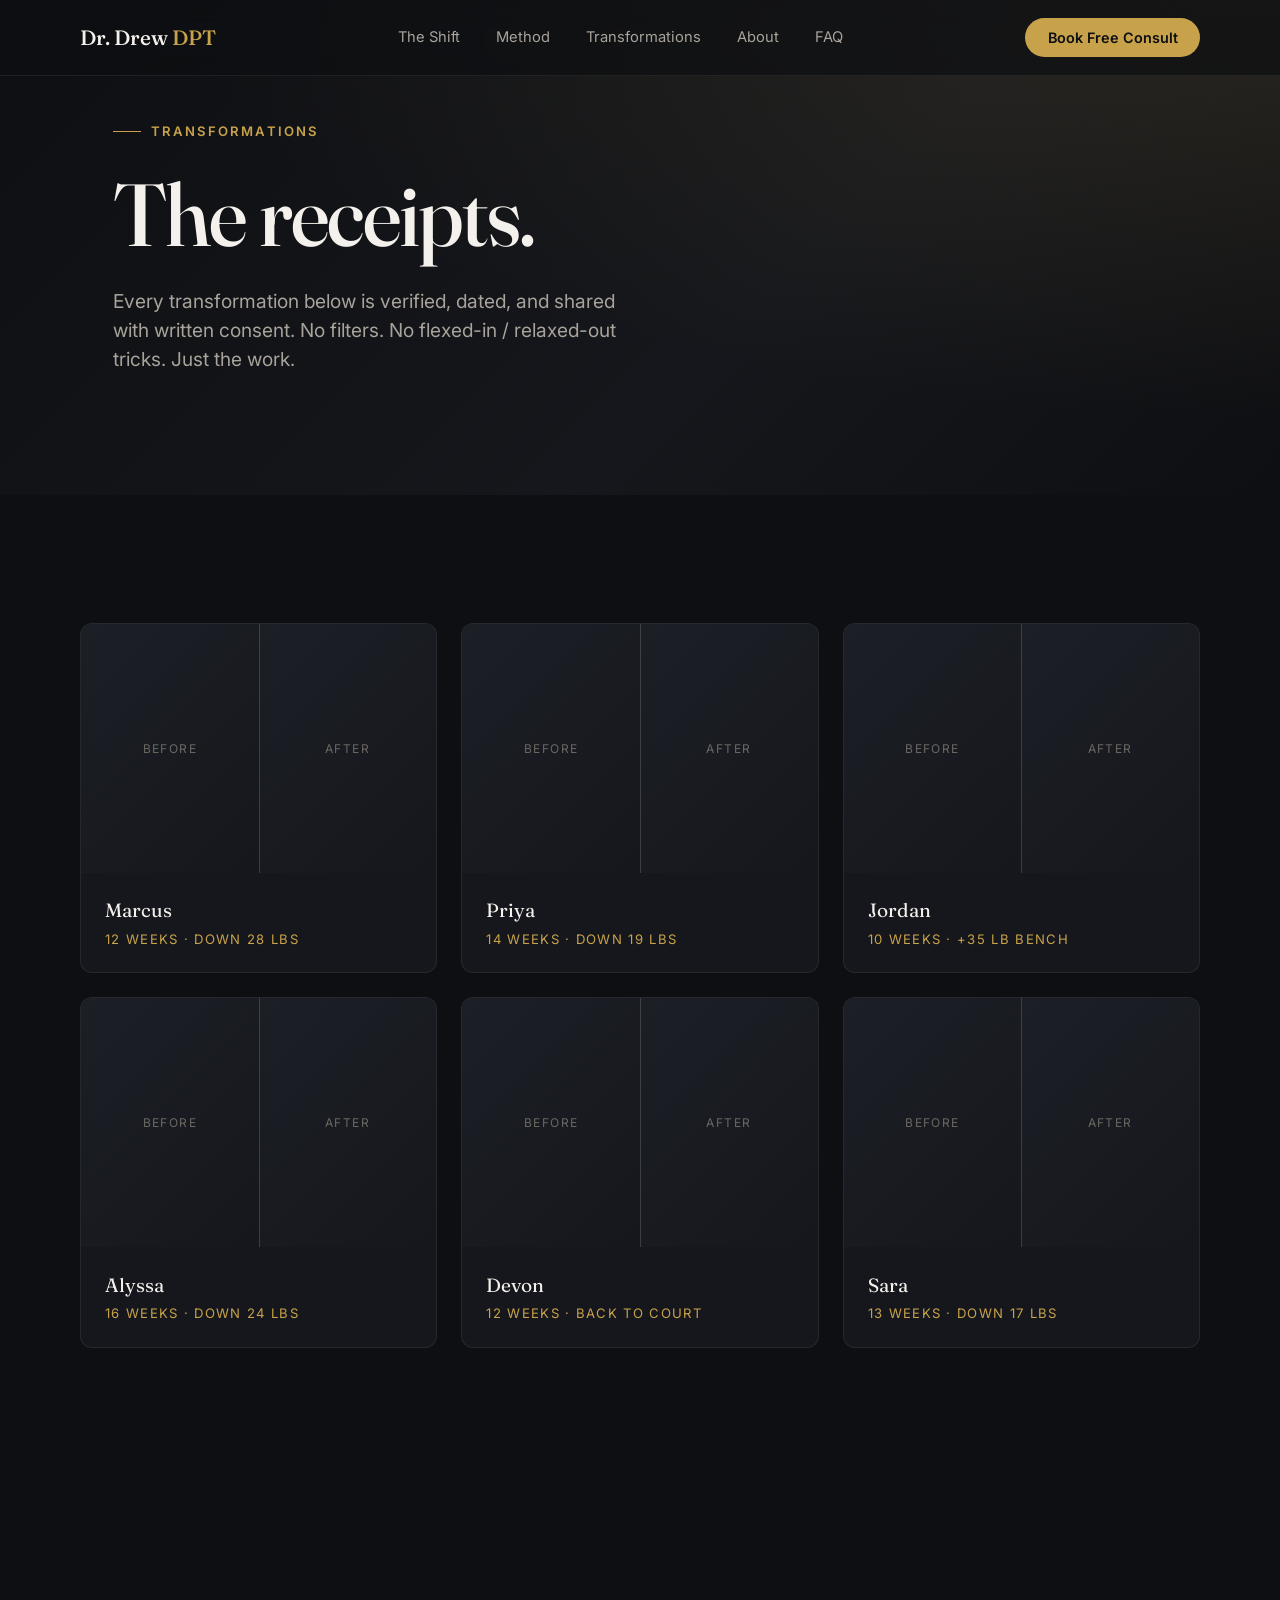
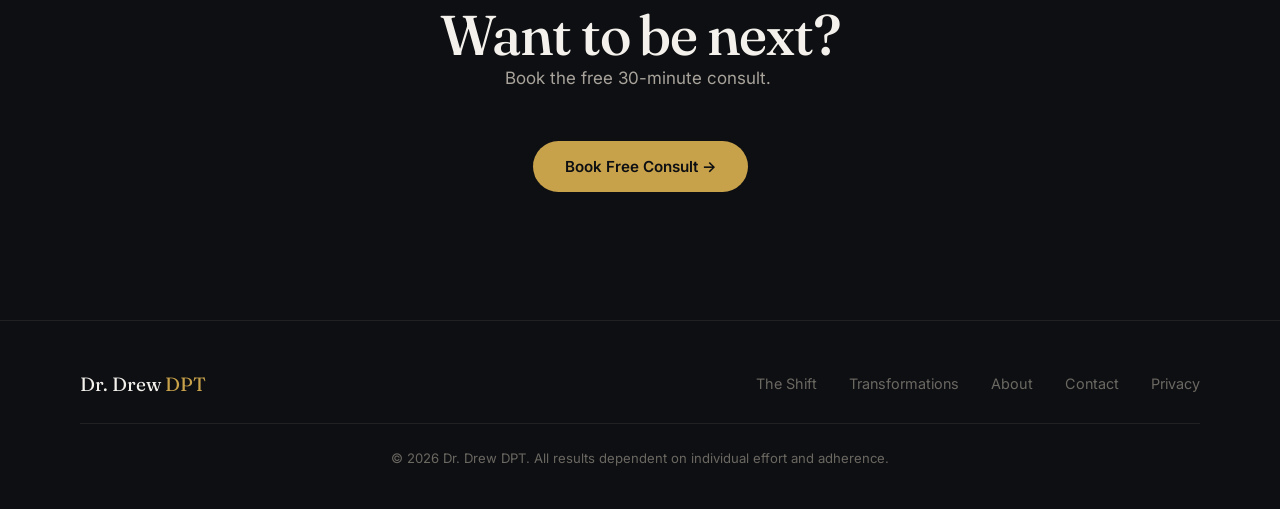
<file: site/transformations.html>
<!DOCTYPE html>
<html lang="en">
<head>
<meta charset="UTF-8">
<meta name="viewport" content="width=device-width, initial-scale=1.0">
<title>Transformations | Dr. Drew DPT</title>
<meta name="description" content="Verified before-and-after transformations from clients of The Sustainable Shift. Real timelines, real consent.">
<link rel="canonical" href="https://drew-preview.d1fpc3.com/transformations.html">
<meta property="og:title" content="Transformations | Dr. Drew DPT">
<meta property="og:url" content="https://drew-preview.d1fpc3.com/transformations.html">
<link rel="preconnect" href="https://fonts.googleapis.com">
<link rel="preconnect" href="https://fonts.gstatic.com" crossorigin>
<link href="https://fonts.googleapis.com/css2?family=Fraunces:ital,opsz,wght@0,9..144,400;0,9..144,500;0,9..144,600;1,9..144,400;1,9..144,500&family=Inter:wght@400;500;600;700&display=swap" rel="stylesheet">
<link rel="stylesheet" href="assets/css/styles.css">
</head>
<body>

<nav class="nav" id="nav">
  <div class="container nav-inner">
    <a href="index.html" class="nav-brand">Dr. Drew <span class="accent">DPT</span></a>
    <div class="nav-links">
      <a href="program.html">The Shift</a>
      <a href="index.html#method">Method</a>
      <a href="transformations.html">Transformations</a>
      <a href="about.html">About</a>
      <a href="index.html#faq">FAQ</a>
    </div>
    <button class="nav-cta" data-calendly-popup>Book Free Consult</button>
  </div>
</nav>

<section class="hero" style="min-height:55vh">
  <div class="hero-bg"></div>
  <div class="container hero-grid">
    <div class="reveal">
      <span class="hero-eyebrow">Transformations</span>
      <h1>The receipts.</h1>
      <p class="hero-sub">Every transformation below is verified, dated, and shared with written consent. No filters. No flexed-in / relaxed-out tricks. Just the work.</p>
    </div>
  </div>
</section>

<section>
  <div class="container">
    <div class="trans-grid">
      <article class="trans-card reveal" data-trans="0"><div class="trans-imgs"><div>Before</div><div>After</div></div><div class="trans-meta"><div class="name">Marcus</div><div class="weeks">12 Weeks · Down 28 lbs</div></div></article>
      <article class="trans-card reveal" data-trans="1"><div class="trans-imgs"><div>Before</div><div>After</div></div><div class="trans-meta"><div class="name">Priya</div><div class="weeks">14 Weeks · Down 19 lbs</div></div></article>
      <article class="trans-card reveal" data-trans="2"><div class="trans-imgs"><div>Before</div><div>After</div></div><div class="trans-meta"><div class="name">Jordan</div><div class="weeks">10 Weeks · +35 lb Bench</div></div></article>
      <article class="trans-card reveal" data-trans="3"><div class="trans-imgs"><div>Before</div><div>After</div></div><div class="trans-meta"><div class="name">Alyssa</div><div class="weeks">16 Weeks · Down 24 lbs</div></div></article>
      <article class="trans-card reveal" data-trans="4"><div class="trans-imgs"><div>Before</div><div>After</div></div><div class="trans-meta"><div class="name">Devon</div><div class="weeks">12 Weeks · Back to Court</div></div></article>
      <article class="trans-card reveal" data-trans="5"><div class="trans-imgs"><div>Before</div><div>After</div></div><div class="trans-meta"><div class="name">Sara</div><div class="weeks">13 Weeks · Down 17 lbs</div></div></article>
    </div>
  </div>
</section>

<section>
  <div class="container">
    <div class="booking-head reveal">
      <h2>Want to be next?</h2>
      <p>Book the free 30-minute consult.</p>
    </div>
    <div style="text-align:center;margin-top:2rem"><button class="btn btn-primary" data-calendly-popup>Book Free Consult →</button></div>
  </div>
</section>

<div class="modal-overlay" id="trans-modal" aria-hidden="true">
  <div class="modal-box">
    <button class="modal-close" aria-label="Close">×</button>
    <div class="modal-meta" id="trans-modal-meta"></div>
    <h3 id="trans-modal-name"></h3>
    <p id="trans-modal-story"></p>
  </div>
</div>

<footer class="footer">
  <div class="container">
    <div class="footer-grid">
      <div class="footer-brand">Dr. Drew <span style="color:var(--accent)">DPT</span></div>
      <div class="footer-links">
        <a href="program.html">The Shift</a>
        <a href="transformations.html">Transformations</a>
        <a href="about.html">About</a>
        <a href="contact.html">Contact</a>
        <a href="privacy.html">Privacy</a>
      </div>
    </div>
    <div class="footer-copy">© 2026 Dr. Drew DPT. All results dependent on individual effort and adherence.</div>
  </div>
</footer>

<script src="https://assets.calendly.com/assets/external/widget.js" async></script>
<script src="assets/js/main.js"></script>
<script src="assets/js/calendly.js"></script>
</body>
</html>
</file>
<file: site/assets/css/styles.css>
/* Dr. Drew DPT, The Sustainable Shift */

:root {
  --bg: #0E0F12;
  --bg-elev: #15171C;
  --bg-elev-2: #1C1F26;
  --text: #F4F1EC;
  --text-dim: #A8A39B;
  --text-muted: #6B6862;
  --accent: #C8A24B;
  --accent-hover: #D4B05C;
  --accent-dim: #8B7234;
  --border: rgba(244, 241, 236, 0.08);
  --border-strong: rgba(244, 241, 236, 0.16);
  --shadow-lg: 0 30px 60px -20px rgba(0, 0, 0, 0.6);
  --font-display: "Fraunces", "Times New Roman", serif;
  --font-body: "Inter", -apple-system, BlinkMacSystemFont, "Segoe UI", sans-serif;
  --maxw: 1200px;
  --gutter: clamp(1.25rem, 4vw, 2.5rem);
}

* { box-sizing: border-box; margin: 0; padding: 0; }

html { scroll-behavior: smooth; -webkit-text-size-adjust: 100%; }

body {
  background: var(--bg);
  color: var(--text);
  font-family: var(--font-body);
  font-size: 17px;
  line-height: 1.6;
  font-weight: 400;
  overflow-x: hidden;
  -webkit-font-smoothing: antialiased;
  -moz-osx-font-smoothing: grayscale;
}

img, video { max-width: 100%; height: auto; display: block; }

a { color: inherit; text-decoration: none; }

button { font-family: inherit; cursor: pointer; border: none; background: none; color: inherit; }

h1, h2, h3, h4 {
  font-family: var(--font-display);
  font-weight: 500;
  line-height: 1.1;
  letter-spacing: -0.02em;
}

h1 { font-size: clamp(2.5rem, 7vw, 5.5rem); }
h2 { font-size: clamp(2rem, 4.5vw, 3.5rem); }
h3 { font-size: clamp(1.4rem, 2.5vw, 2rem); }
h4 { font-size: 1.15rem; font-family: var(--font-body); font-weight: 600; letter-spacing: 0.02em; }

p { color: var(--text-dim); max-width: 65ch; }

.container {
  max-width: var(--maxw);
  margin: 0 auto;
  padding-left: var(--gutter);
  padding-right: var(--gutter);
}

section { padding: clamp(5rem, 10vw, 9rem) 0; position: relative; }

/* ============ NAV ============ */

.nav {
  position: fixed;
  top: 0; left: 0; right: 0;
  z-index: 100;
  padding: 1.1rem 0;
  background: rgba(14, 15, 18, 0.7);
  backdrop-filter: blur(12px);
  -webkit-backdrop-filter: blur(12px);
  border-bottom: 1px solid var(--border);
  transition: padding 0.3s ease, background 0.3s ease;
}

.nav.scrolled { padding: 0.7rem 0; background: rgba(14, 15, 18, 0.92); }

.nav-inner {
  display: flex;
  align-items: center;
  justify-content: space-between;
  gap: 2rem;
}

.nav-brand {
  font-family: var(--font-display);
  font-size: 1.3rem;
  font-weight: 500;
  letter-spacing: -0.01em;
}

.nav-brand .accent { color: var(--accent); }

.nav-links {
  display: flex;
  gap: 2.25rem;
  font-size: 0.92rem;
  color: var(--text-dim);
}

.nav-links a { transition: color 0.2s; }
.nav-links a:hover { color: var(--text); }

.nav-cta {
  background: var(--accent);
  color: var(--bg);
  padding: 0.7rem 1.4rem;
  border-radius: 999px;
  font-weight: 600;
  font-size: 0.9rem;
  transition: background 0.2s, transform 0.2s;
}

.nav-cta:hover { background: var(--accent-hover); transform: translateY(-1px); }

.nav-toggle { display: none; }

@media (max-width: 860px) {
  .nav-links { display: none; }
  .nav-toggle { display: flex; flex-direction: column; gap: 5px; padding: 0.5rem; }
  .nav-toggle span { width: 24px; height: 2px; background: var(--text); transition: 0.3s; }
}

/* ============ HERO ============ */

.hero {
  min-height: 100vh;
  display: flex;
  align-items: center;
  position: relative;
  padding-top: 7rem;
  padding-bottom: 5rem;
  overflow: hidden;
}

.hero-bg {
  position: absolute;
  inset: 0;
  z-index: 0;
  background: linear-gradient(135deg, #0E0F12 0%, #15171C 60%, #0E0F12 100%);
}

.hero-bg::after {
  content: "";
  position: absolute;
  inset: 0;
  background: radial-gradient(ellipse at top right, rgba(200, 162, 75, 0.12), transparent 60%);
}

.hero-grid {
  position: relative;
  z-index: 1;
  display: grid;
  grid-template-columns: 1.2fr 1fr;
  gap: 4rem;
  align-items: center;
}

.hero-eyebrow {
  display: inline-flex;
  align-items: center;
  gap: 0.6rem;
  font-size: 0.82rem;
  letter-spacing: 0.16em;
  text-transform: uppercase;
  color: var(--accent);
  margin-bottom: 1.5rem;
  font-weight: 600;
}

.hero-eyebrow::before {
  content: "";
  width: 28px;
  height: 1px;
  background: var(--accent);
}

.hero h1 { margin-bottom: 1.5rem; }
.hero h1 em { font-style: italic; color: var(--accent); font-weight: 400; }

.hero-sub {
  font-size: 1.2rem;
  color: var(--text-dim);
  max-width: 540px;
  margin-bottom: 2.5rem;
  line-height: 1.5;
}

.hero-cta-row {
  display: flex;
  gap: 1rem;
  flex-wrap: wrap;
  align-items: center;
}

.btn {
  display: inline-flex;
  align-items: center;
  gap: 0.5rem;
  padding: 1rem 2rem;
  border-radius: 999px;
  font-weight: 600;
  font-size: 0.95rem;
  transition: all 0.2s;
  font-family: var(--font-body);
}

.btn-primary {
  background: var(--accent);
  color: var(--bg);
}

.btn-primary:hover { background: var(--accent-hover); transform: translateY(-2px); box-shadow: 0 12px 30px -8px rgba(200, 162, 75, 0.4); }

.btn-secondary {
  border: 1px solid var(--border-strong);
  color: var(--text);
}

.btn-secondary:hover { border-color: var(--accent); color: var(--accent); }

.hero-portrait {
  position: relative;
  aspect-ratio: 4 / 5;
  background: linear-gradient(135deg, #1C1F26, #15171C);
  border-radius: 8px;
  overflow: hidden;
  border: 1px solid var(--border);
}

.hero-portrait img { width: 100%; height: 100%; object-fit: cover; filter: grayscale(0.2) contrast(1.05); }

.hero-portrait::before {
  content: "";
  position: absolute;
  inset: 0;
  background: linear-gradient(180deg, transparent 60%, rgba(14, 15, 18, 0.4) 100%);
  z-index: 1;
}

.hero-portrait-placeholder {
  position: absolute;
  inset: 0;
  display: flex;
  align-items: center;
  justify-content: center;
  color: var(--text-muted);
  font-size: 0.85rem;
  text-align: center;
  padding: 2rem;
  font-style: italic;
}

@media (max-width: 860px) {
  .hero-grid { grid-template-columns: 1fr; gap: 3rem; }
  .hero-portrait { max-width: 420px; margin: 0 auto; }
}

/* ============ TRUST STRIP ============ */

.trust {
  padding: 3rem 0;
  border-top: 1px solid var(--border);
  border-bottom: 1px solid var(--border);
  background: var(--bg-elev);
}

.trust-grid {
  display: grid;
  grid-template-columns: repeat(4, 1fr);
  gap: 2rem;
  text-align: center;
}

.trust-stat .num {
  font-family: var(--font-display);
  font-size: clamp(1.8rem, 3vw, 2.5rem);
  color: var(--accent);
  display: block;
  margin-bottom: 0.3rem;
}

.trust-stat .label {
  font-size: 0.82rem;
  letter-spacing: 0.12em;
  text-transform: uppercase;
  color: var(--text-muted);
}

@media (max-width: 720px) {
  .trust-grid { grid-template-columns: repeat(2, 1fr); gap: 2.5rem 1.5rem; }
}

/* ============ SECTION HEADERS ============ */

.section-head {
  max-width: 720px;
  margin: 0 auto 4rem;
  text-align: center;
}

.section-eyebrow {
  display: block;
  font-size: 0.82rem;
  letter-spacing: 0.18em;
  text-transform: uppercase;
  color: var(--accent);
  margin-bottom: 1rem;
  font-weight: 600;
}

.section-head h2 { margin-bottom: 1.2rem; }
.section-head p { margin: 0 auto; }

/* ============ WHO ============ */

.who-grid {
  display: grid;
  grid-template-columns: repeat(3, 1fr);
  gap: 1.5rem;
}

.who-card {
  background: var(--bg-elev);
  border: 1px solid var(--border);
  border-radius: 12px;
  padding: 2.5rem 2rem;
  transition: border-color 0.3s, transform 0.3s;
}

.who-card:hover { border-color: var(--accent-dim); transform: translateY(-4px); }

.who-card h3 { margin-bottom: 1rem; }
.who-card p { font-size: 0.95rem; }

.who-icon {
  width: 48px;
  height: 48px;
  border-radius: 12px;
  background: rgba(200, 162, 75, 0.1);
  color: var(--accent);
  display: flex;
  align-items: center;
  justify-content: center;
  margin-bottom: 1.5rem;
  font-size: 1.4rem;
}

@media (max-width: 860px) {
  .who-grid { grid-template-columns: 1fr; }
}

/* ============ PROGRAM ============ */

.program {
  background: var(--bg-elev);
  border-top: 1px solid var(--border);
  border-bottom: 1px solid var(--border);
}

.program-grid {
  display: grid;
  grid-template-columns: repeat(3, 1fr);
  gap: 1.5rem;
}

.program-card {
  background: var(--bg);
  border: 1px solid var(--border);
  border-radius: 12px;
  padding: 2.5rem 2rem;
  position: relative;
  overflow: hidden;
}

.program-card::before {
  content: "";
  position: absolute;
  top: 0; left: 0;
  width: 3px; height: 100%;
  background: var(--accent);
  opacity: 0.3;
}

.program-card.featured::before { opacity: 1; }

.program-num {
  font-family: var(--font-display);
  font-size: 3rem;
  color: var(--accent);
  line-height: 1;
  margin-bottom: 0.5rem;
  font-style: italic;
}

.program-card h3 { margin-bottom: 0.5rem; }
.program-card .stage { font-size: 0.82rem; letter-spacing: 0.14em; text-transform: uppercase; color: var(--text-muted); margin-bottom: 1.5rem; }

.program-card ul { list-style: none; }
.program-card li {
  padding: 0.6rem 0;
  border-top: 1px solid var(--border);
  font-size: 0.92rem;
  color: var(--text-dim);
  display: flex;
  gap: 0.7rem;
}

.program-card li::before {
  content: "→";
  color: var(--accent);
  flex-shrink: 0;
}

@media (max-width: 860px) {
  .program-grid { grid-template-columns: 1fr; }
}

/* ============ METHOD ============ */

.method-grid {
  display: grid;
  grid-template-columns: repeat(2, 1fr);
  gap: 1rem 4rem;
}

.method-item {
  padding: 2rem 0;
  border-top: 1px solid var(--border);
  display: grid;
  grid-template-columns: auto 1fr;
  gap: 1.5rem;
  align-items: start;
}

.method-num {
  font-family: var(--font-display);
  font-style: italic;
  color: var(--accent);
  font-size: 1.4rem;
  line-height: 1.4;
}

.method-item h3 { margin-bottom: 0.6rem; font-size: 1.4rem; }
.method-item p { font-size: 0.95rem; }

@media (max-width: 860px) {
  .method-grid { grid-template-columns: 1fr; gap: 0; }
}

/* ============ TRANSFORMATIONS ============ */

.trans-grid {
  display: grid;
  grid-template-columns: repeat(3, 1fr);
  gap: 1.5rem;
}

.trans-card {
  background: var(--bg-elev);
  border: 1px solid var(--border);
  border-radius: 12px;
  overflow: hidden;
  cursor: pointer;
  transition: border-color 0.3s, transform 0.3s;
}

.trans-card:hover { border-color: var(--accent-dim); transform: translateY(-4px); }

.trans-imgs {
  display: grid;
  grid-template-columns: 1fr 1fr;
  aspect-ratio: 2 / 1.4;
  background: var(--bg-elev-2);
  position: relative;
}

.trans-imgs > div {
  background: linear-gradient(135deg, #1C1F26, #15171C);
  display: flex;
  align-items: center;
  justify-content: center;
  color: var(--text-muted);
  font-size: 0.75rem;
  letter-spacing: 0.12em;
  text-transform: uppercase;
}

.trans-imgs::after {
  content: "";
  position: absolute;
  top: 0; left: 50%;
  width: 1px; height: 100%;
  background: var(--border-strong);
}

.trans-meta { padding: 1.4rem 1.5rem; }
.trans-meta .name { font-family: var(--font-display); font-size: 1.2rem; margin-bottom: 0.2rem; }
.trans-meta .weeks { font-size: 0.82rem; color: var(--accent); letter-spacing: 0.1em; text-transform: uppercase; }

@media (max-width: 860px) {
  .trans-grid { grid-template-columns: 1fr; }
}

.trans-cta { text-align: center; margin-top: 3rem; }

/* ============ ABOUT ============ */

.about {
  background: var(--bg-elev);
  border-top: 1px solid var(--border);
  border-bottom: 1px solid var(--border);
}

.about-grid {
  display: grid;
  grid-template-columns: 1fr 1.2fr;
  gap: 4rem;
  align-items: center;
}

.about-portrait {
  aspect-ratio: 4 / 5;
  background: linear-gradient(135deg, #1C1F26, #15171C);
  border-radius: 8px;
  position: relative;
  overflow: hidden;
  border: 1px solid var(--border);
}

.about-portrait img { width: 100%; height: 100%; object-fit: cover; filter: grayscale(0.15); }

.about h2 { margin-bottom: 1.5rem; }
.about p { margin-bottom: 1.2rem; }

.credentials {
  list-style: none;
  margin-top: 2rem;
  padding-top: 2rem;
  border-top: 1px solid var(--border);
}

.credentials li {
  padding: 0.6rem 0;
  font-size: 0.95rem;
  color: var(--text-dim);
  display: grid;
  grid-template-columns: 90px 1fr;
  gap: 1.5rem;
}

.credentials li span:first-child {
  color: var(--accent);
  font-size: 0.78rem;
  letter-spacing: 0.12em;
  text-transform: uppercase;
  align-self: center;
}

@media (max-width: 860px) {
  .about-grid { grid-template-columns: 1fr; gap: 3rem; }
  .about-portrait { max-width: 380px; margin: 0 auto; }
}

/* ============ BOOKING ============ */

.booking-head { text-align: center; max-width: 720px; margin: 0 auto 3rem; }
.booking-head .micro { color: var(--text-muted); font-size: 0.9rem; margin-top: 1rem; }

.calendly-inline-widget {
  width: 100%;
  min-width: 320px;
  height: 1000px;
  border: 1px solid var(--border);
  border-radius: 12px;
  overflow: hidden;
  background: var(--bg-elev);
}

.calendly-inline-widget iframe {
  width: 100% !important;
  height: 100% !important;
  border: 0 !important;
}

@media (max-width: 720px) {
  .calendly-inline-widget { height: 1100px; }
}

.calendly-fallback {
  text-align: center;
  margin-top: 2rem;
  font-size: 0.92rem;
  color: var(--text-muted);
}

.calendly-fallback a { color: var(--accent); text-decoration: underline; text-underline-offset: 4px; }

/* ============ FAQ ============ */

.faq {
  background: var(--bg-elev);
  border-top: 1px solid var(--border);
}

.faq-list {
  max-width: 820px;
  margin: 0 auto;
}

.faq-item {
  border-top: 1px solid var(--border);
}

.faq-item:last-child { border-bottom: 1px solid var(--border); }

.faq-q {
  width: 100%;
  text-align: left;
  padding: 1.6rem 0;
  display: flex;
  justify-content: space-between;
  align-items: center;
  gap: 2rem;
  font-family: var(--font-display);
  font-size: 1.2rem;
  font-weight: 500;
  color: var(--text);
}

.faq-q .icon {
  width: 28px; height: 28px;
  flex-shrink: 0;
  border-radius: 50%;
  border: 1px solid var(--border-strong);
  display: flex;
  align-items: center;
  justify-content: center;
  color: var(--accent);
  transition: transform 0.3s, background 0.3s;
  font-size: 1.1rem;
}

.faq-item.open .icon { transform: rotate(45deg); background: var(--accent); color: var(--bg); border-color: var(--accent); }

.faq-a {
  max-height: 0;
  overflow: hidden;
  transition: max-height 0.4s ease, padding 0.4s ease;
}

.faq-item.open .faq-a { max-height: 500px; padding-bottom: 1.6rem; }

.faq-a p { font-size: 0.98rem; }

/* ============ CONTACT ============ */

.contact-grid {
  display: grid;
  grid-template-columns: 1fr 1fr;
  gap: 4rem;
  align-items: start;
}

.contact-form {
  display: flex;
  flex-direction: column;
  gap: 1.2rem;
}

.contact-form label {
  display: block;
  font-size: 0.82rem;
  letter-spacing: 0.1em;
  text-transform: uppercase;
  color: var(--text-muted);
  margin-bottom: 0.5rem;
}

.contact-form input, .contact-form textarea {
  width: 100%;
  background: var(--bg-elev);
  border: 1px solid var(--border);
  border-radius: 8px;
  padding: 0.9rem 1.1rem;
  color: var(--text);
  font-family: var(--font-body);
  font-size: 1rem;
  transition: border-color 0.2s;
}

.contact-form input:focus, .contact-form textarea:focus {
  outline: none;
  border-color: var(--accent);
}

.contact-form textarea { min-height: 140px; resize: vertical; }

.contact-info { color: var(--text-dim); }
.contact-info h3 { margin-bottom: 1rem; }
.contact-info ul { list-style: none; margin-top: 1.5rem; }
.contact-info li { padding: 0.6rem 0; font-size: 0.95rem; }
.contact-info a { color: var(--accent); }

@media (max-width: 860px) {
  .contact-grid { grid-template-columns: 1fr; gap: 3rem; }
}

/* ============ FOOTER ============ */

.footer {
  border-top: 1px solid var(--border);
  padding: 3rem 0 2.5rem;
  background: var(--bg);
}

.footer-grid {
  display: flex;
  justify-content: space-between;
  align-items: center;
  gap: 2rem;
  flex-wrap: wrap;
}

.footer-brand { font-family: var(--font-display); font-size: 1.2rem; }
.footer-links { display: flex; gap: 2rem; font-size: 0.9rem; color: var(--text-muted); }
.footer-links a:hover { color: var(--accent); }
.footer-copy { font-size: 0.82rem; color: var(--text-muted); width: 100%; text-align: center; margin-top: 1.5rem; padding-top: 1.5rem; border-top: 1px solid var(--border); }

/* ============ FLOATING CTA ============ */

.floating-cta {
  position: fixed;
  bottom: 1.5rem;
  right: 1.5rem;
  z-index: 90;
  background: var(--accent);
  color: var(--bg);
  padding: 1rem 1.6rem;
  border-radius: 999px;
  font-weight: 600;
  font-size: 0.92rem;
  box-shadow: var(--shadow-lg);
  opacity: 0;
  transform: translateY(20px);
  pointer-events: none;
  transition: opacity 0.3s, transform 0.3s, background 0.2s;
}

.floating-cta.visible { opacity: 1; transform: translateY(0); pointer-events: auto; }
.floating-cta:hover { background: var(--accent-hover); }

@media (max-width: 600px) {
  .floating-cta { bottom: 1rem; right: 1rem; padding: 0.85rem 1.3rem; font-size: 0.85rem; }
}

/* ============ MODAL ============ */

.modal-overlay {
  position: fixed;
  inset: 0;
  z-index: 200;
  background: rgba(0, 0, 0, 0.8);
  backdrop-filter: blur(8px);
  display: none;
  align-items: center;
  justify-content: center;
  padding: 2rem;
}

.modal-overlay.open { display: flex; }

.modal-box {
  background: var(--bg-elev);
  border: 1px solid var(--border-strong);
  border-radius: 16px;
  max-width: 720px;
  width: 100%;
  max-height: 90vh;
  overflow-y: auto;
  padding: 3rem;
  position: relative;
}

.modal-close {
  position: absolute;
  top: 1.2rem;
  right: 1.2rem;
  width: 36px;
  height: 36px;
  border-radius: 50%;
  background: var(--bg);
  display: flex;
  align-items: center;
  justify-content: center;
  font-size: 1.4rem;
  color: var(--text-dim);
  transition: color 0.2s, background 0.2s;
}

.modal-close:hover { color: var(--accent); background: var(--bg-elev-2); }

.modal-box h3 { margin-bottom: 0.5rem; }
.modal-box .modal-meta { color: var(--accent); font-size: 0.85rem; letter-spacing: 0.12em; text-transform: uppercase; margin-bottom: 1.5rem; }
.modal-box p { margin-bottom: 1rem; }

/* ============ REVEAL ANIMATIONS ============ */

.reveal {
  opacity: 0;
  transform: translateY(24px);
  transition: opacity 0.8s ease, transform 0.8s ease;
}

.reveal.visible { opacity: 1; transform: translateY(0); }

/* ============ FONTS LOAD ============ */

@font-face { font-display: swap; }
</file>
